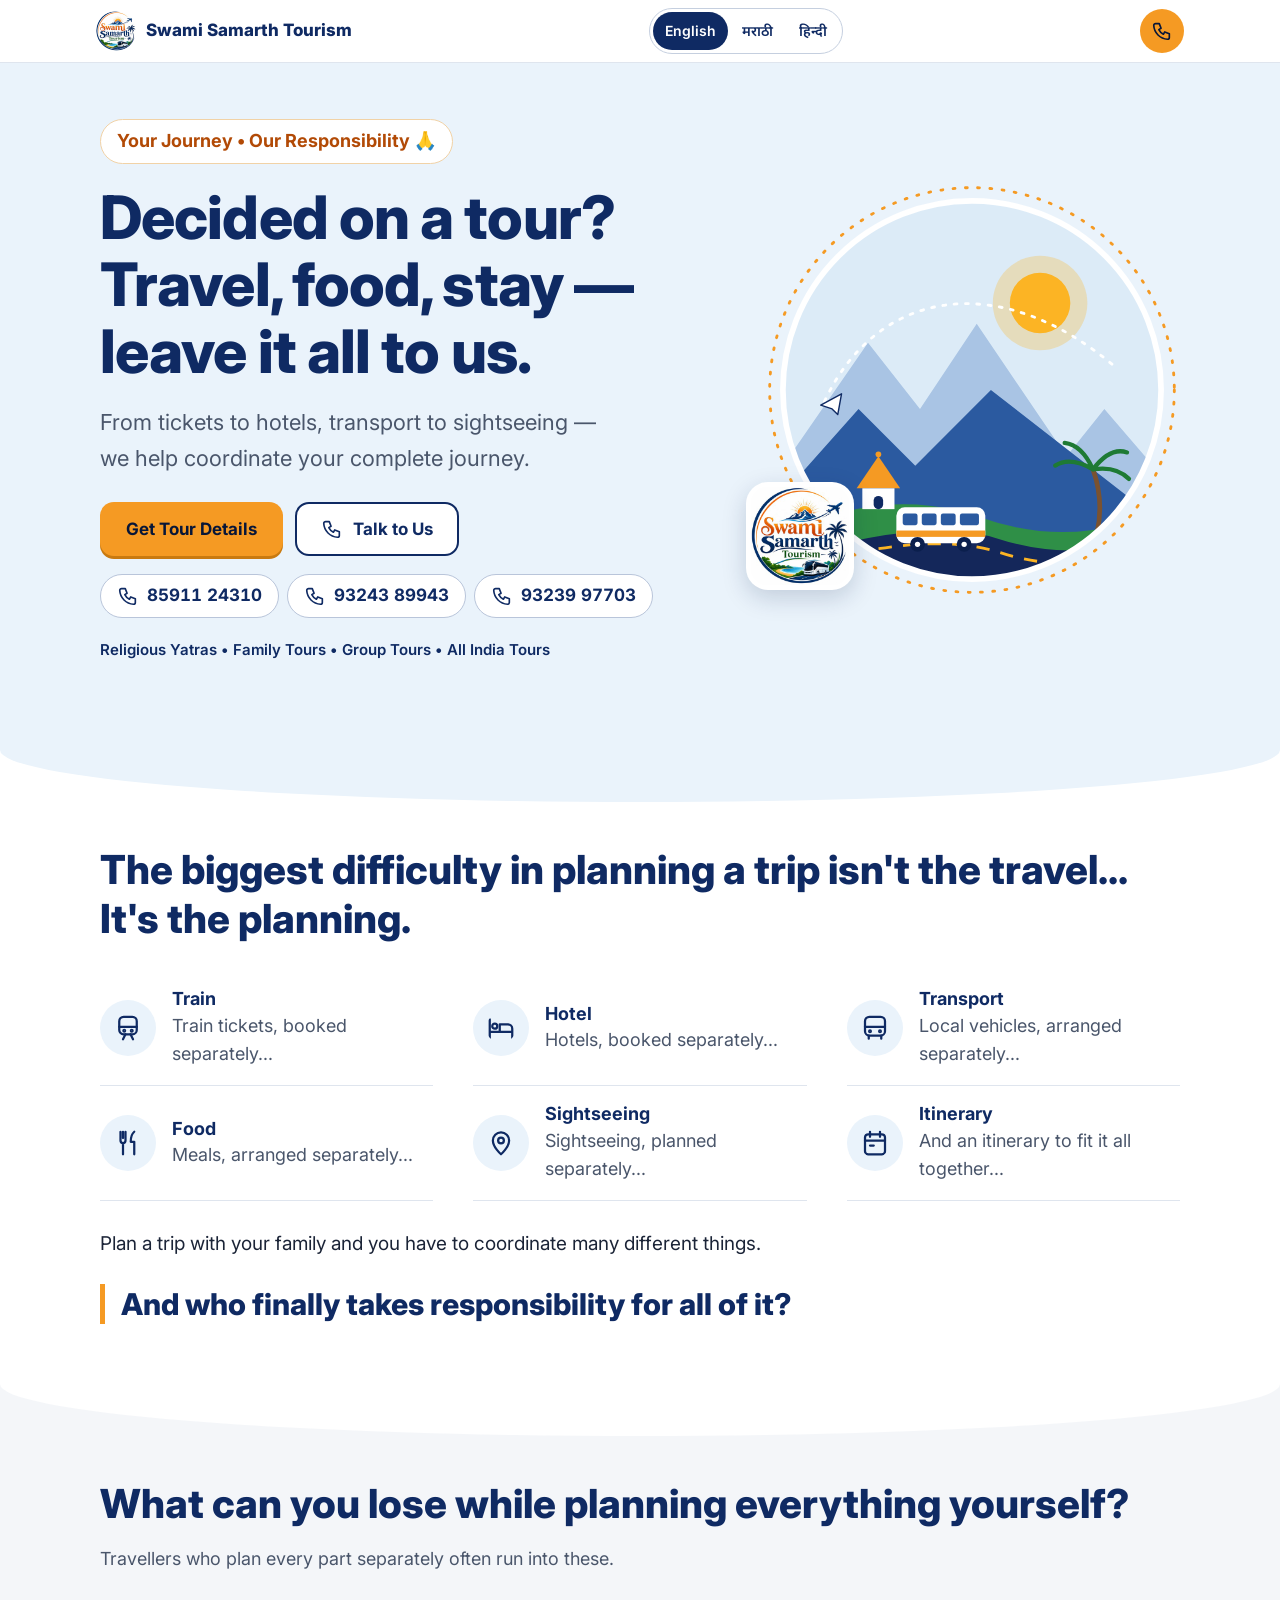
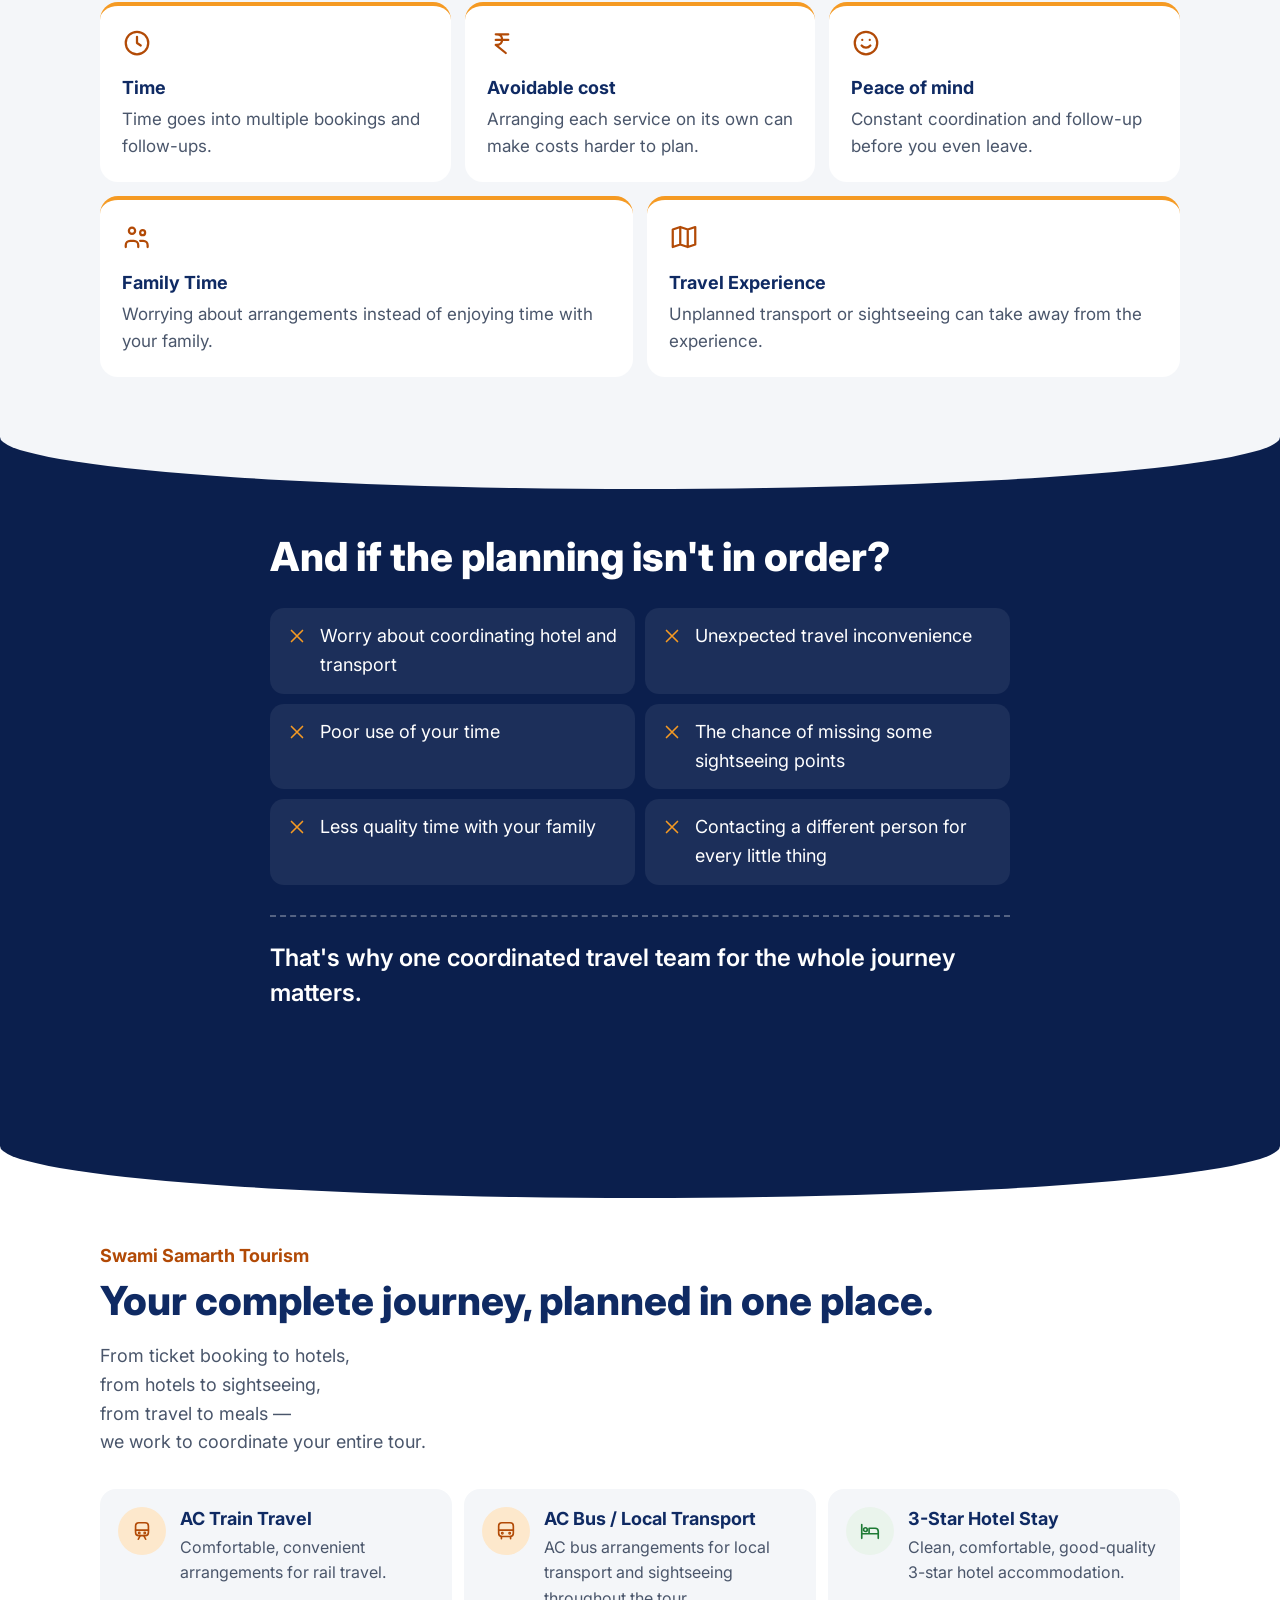
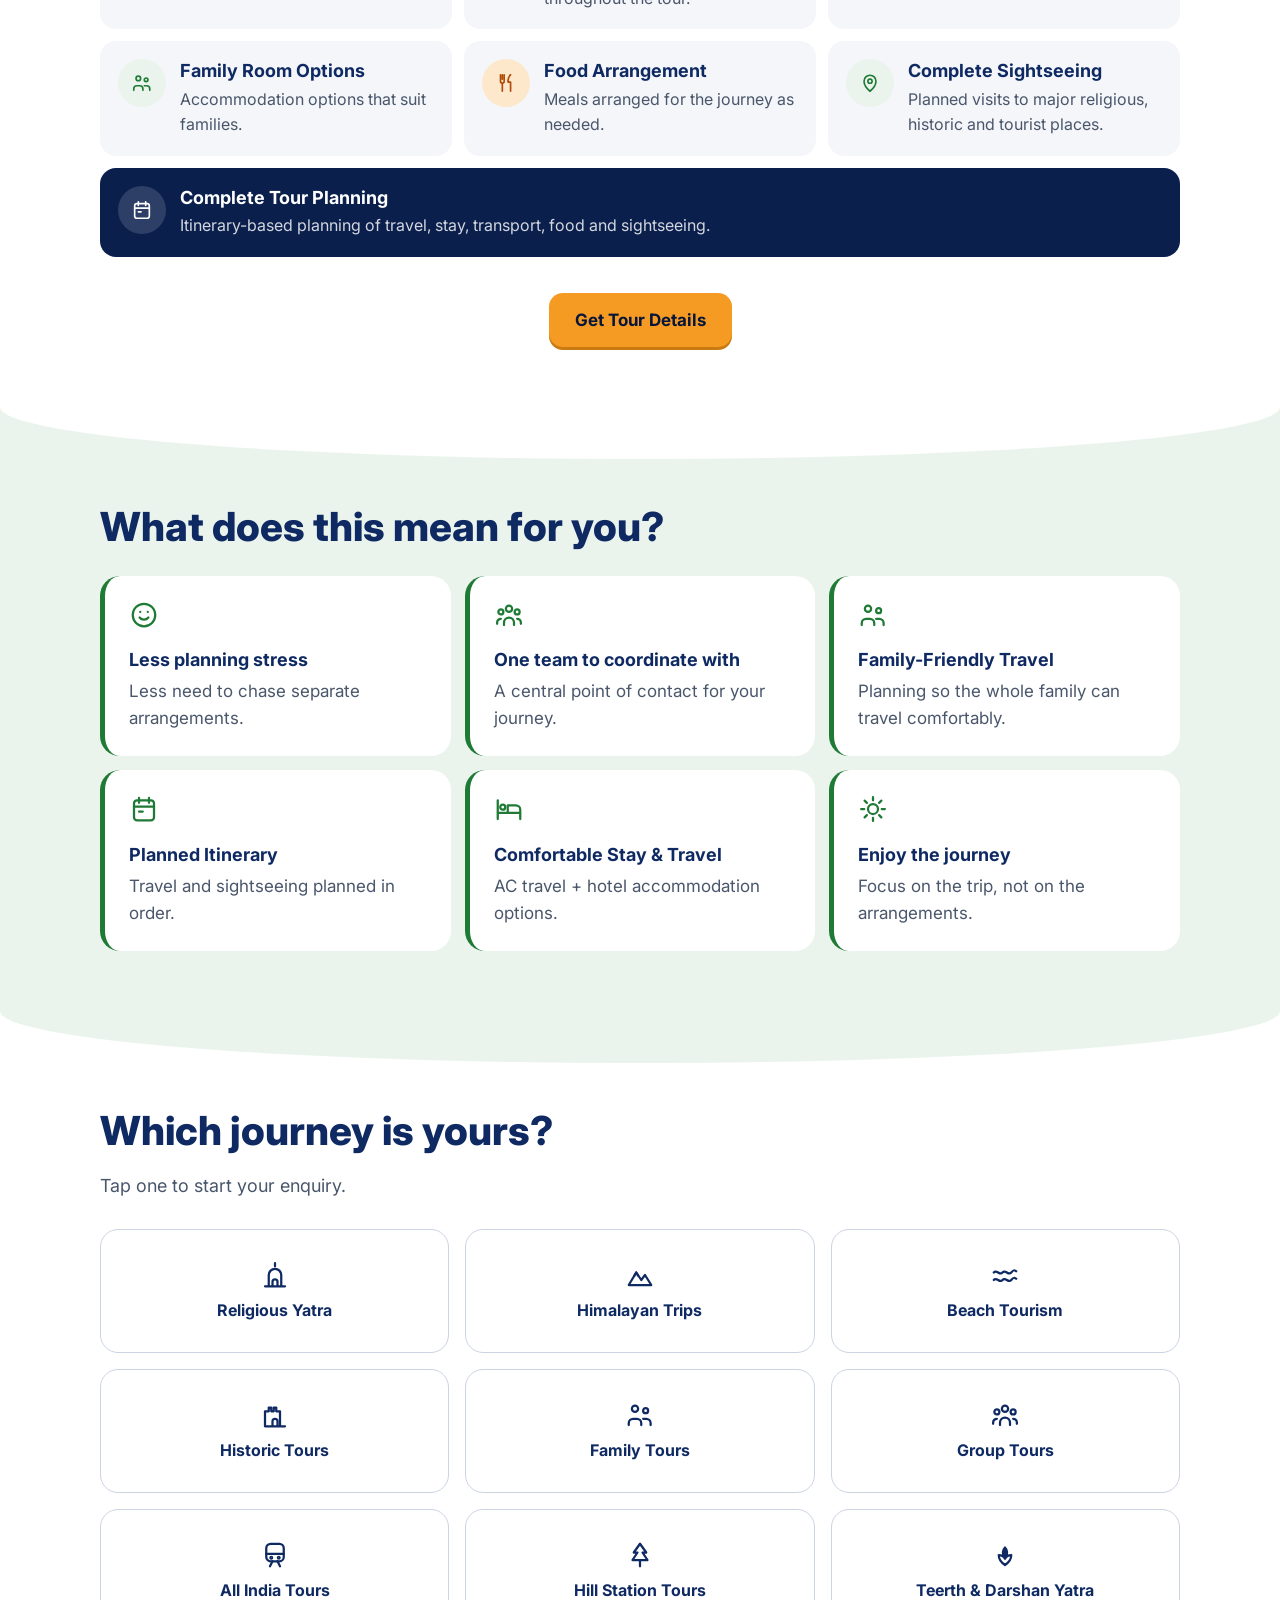
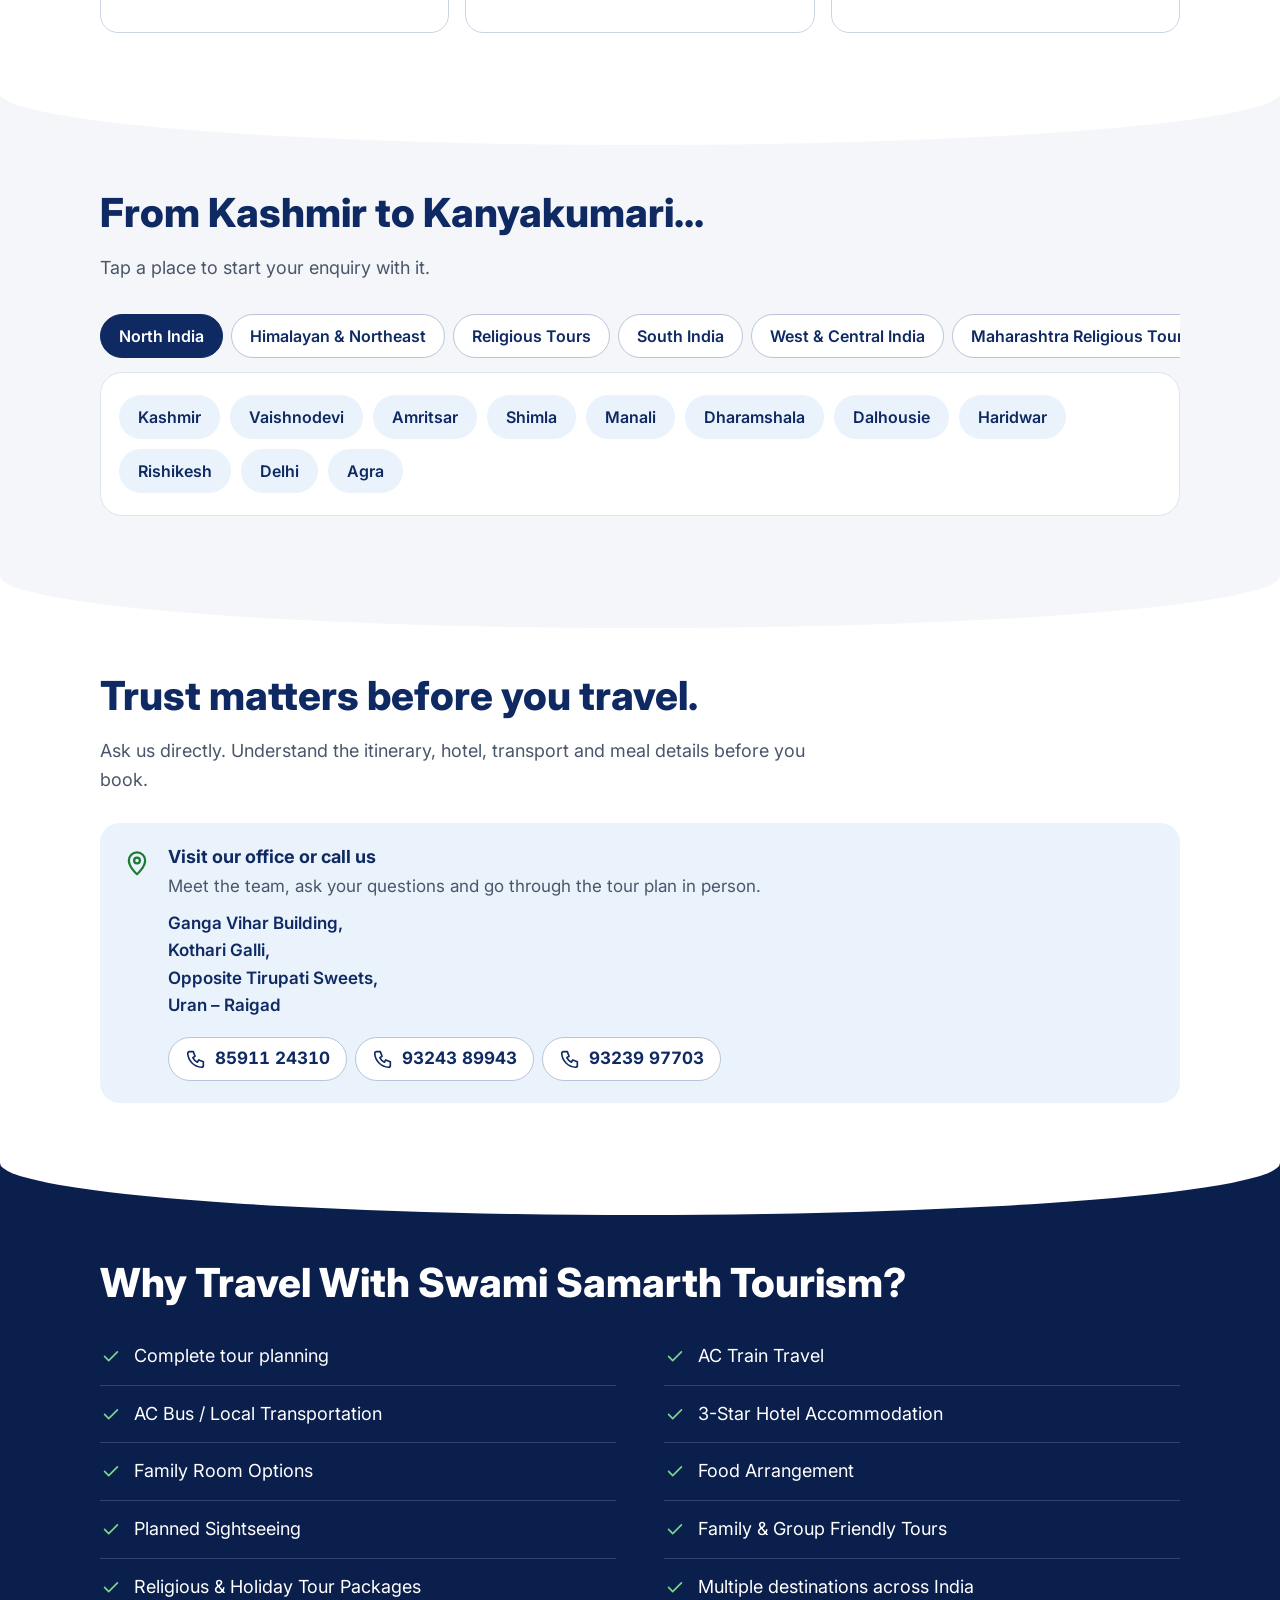
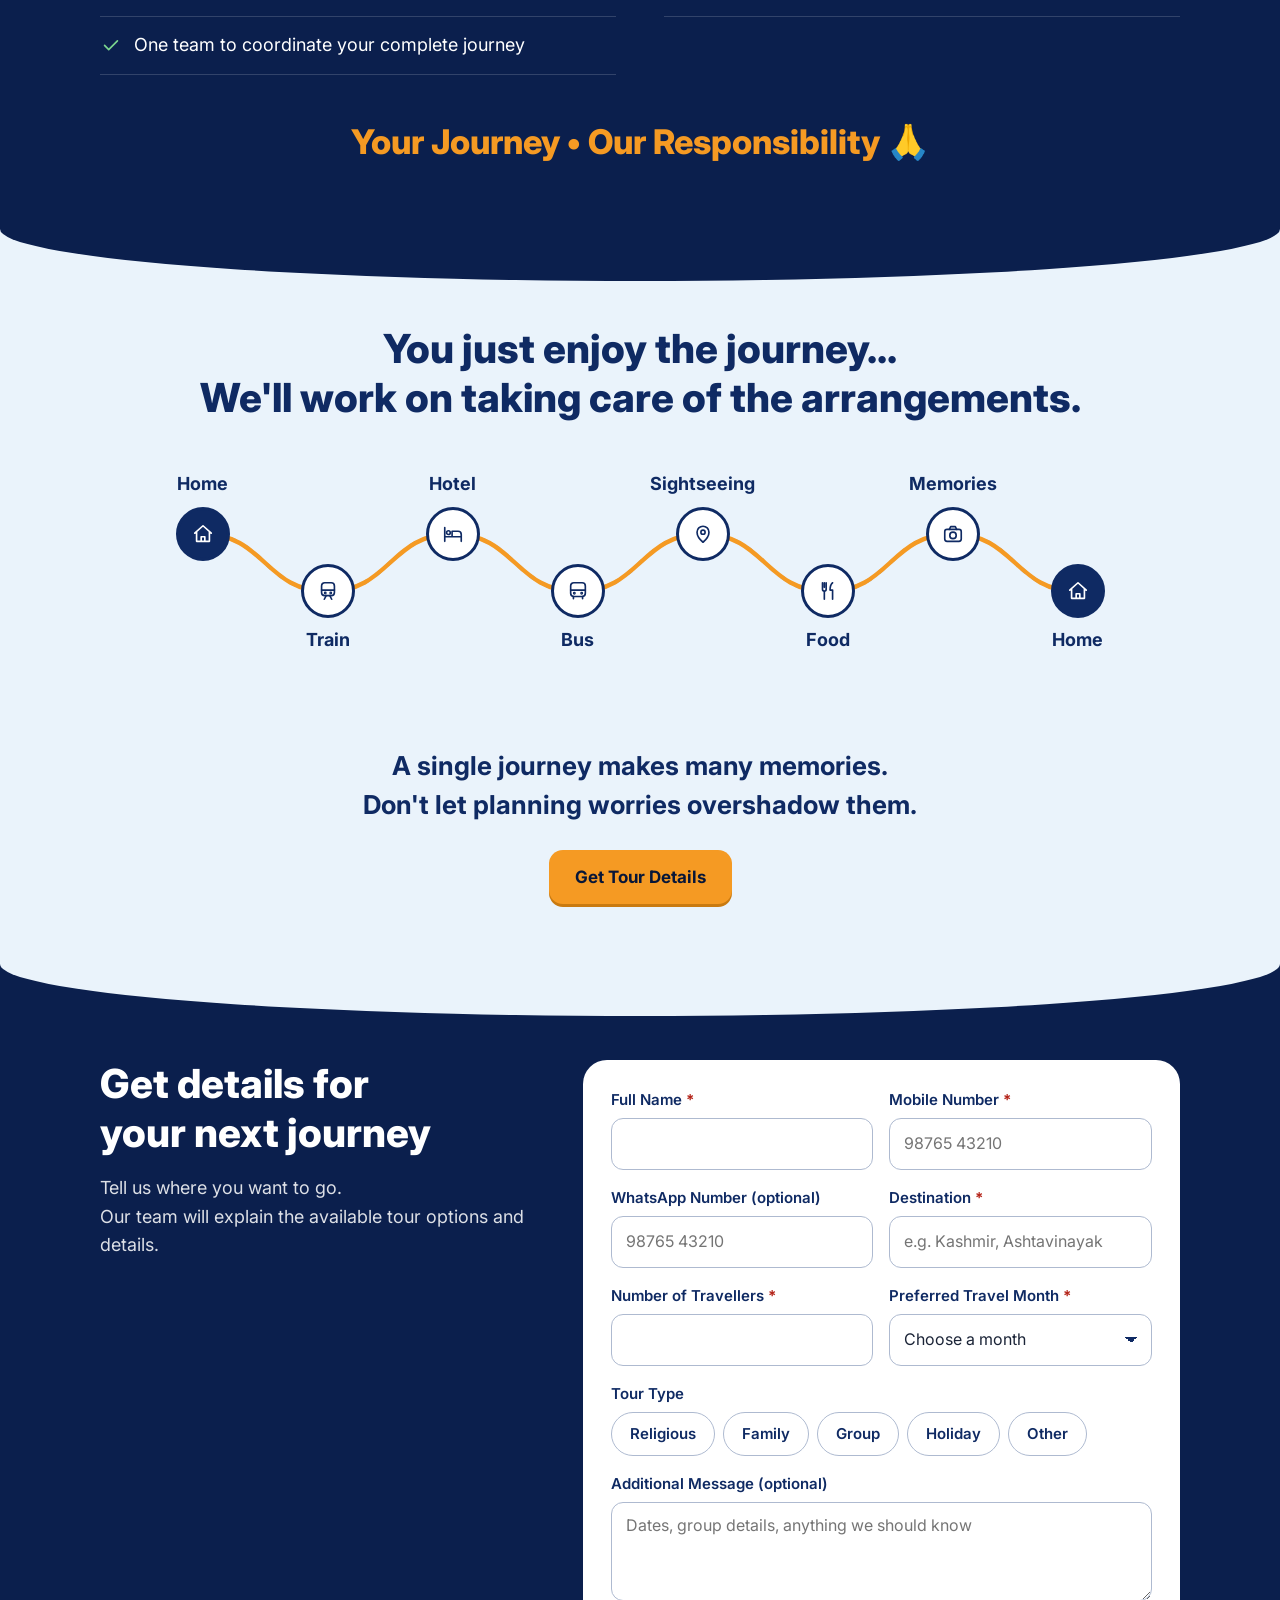
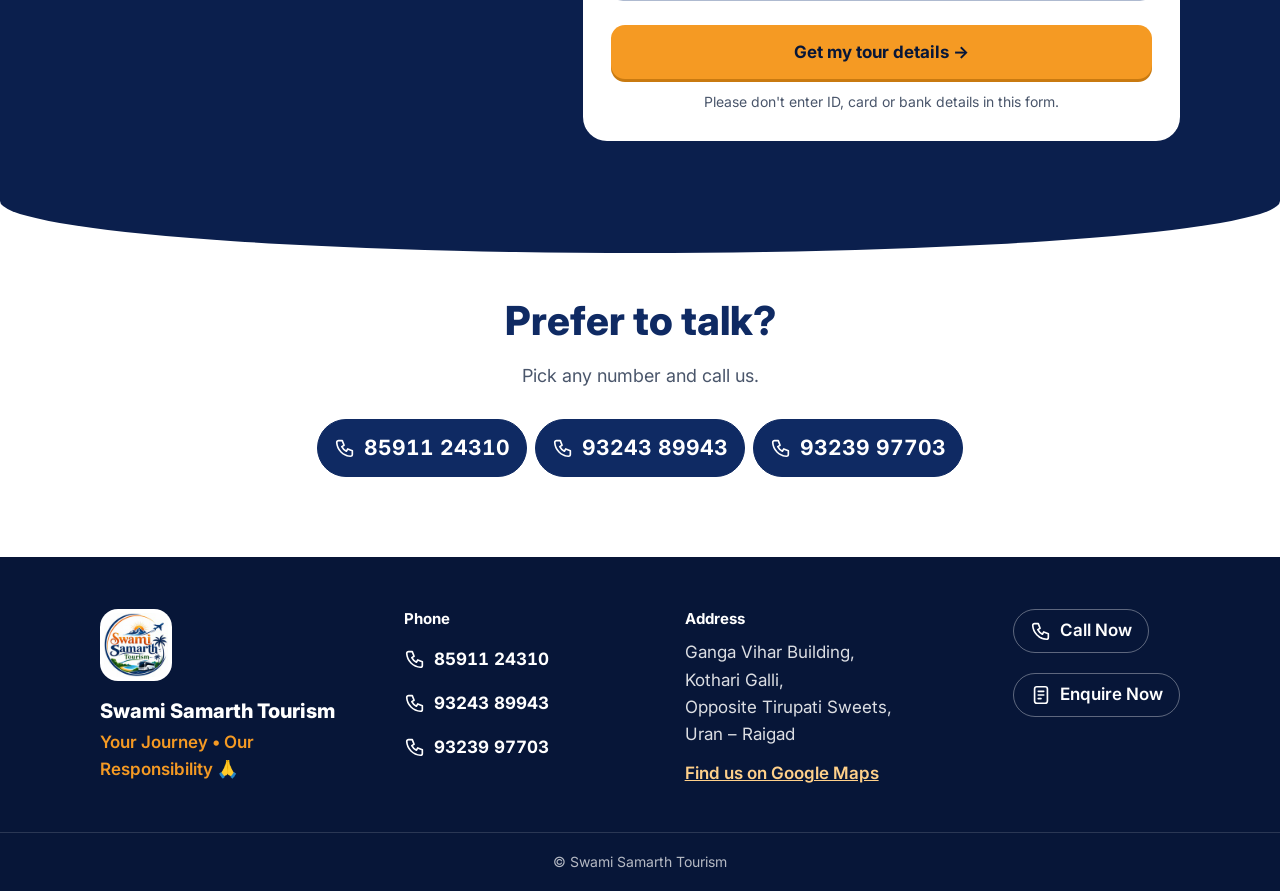
<file: index.html>
<!doctype html>
<html lang="en" data-lang="en"><head>
<meta charset="utf-8">
<meta name="viewport" content="width=device-width, initial-scale=1">
<title data-i18n="meta.title">Swami Samarth Tourism | Complete Tour Planning — Train, Hotel, Bus, Food &amp; Sightseeing</title>
<meta name="description" content="One team to coordinate your complete journey: AC train travel, AC bus, 3-star hotel stay, food and sightseeing. Religious, family and group tours across India, from Uran, Raigad." data-i18n-attr="content:meta.desc">
<meta name="theme-color" content="#0B1F4D">
<link rel="icon" type="image/png" sizes="64x64" href="assets/favicon-64.png">
<link rel="apple-touch-icon" href="assets/apple-touch-icon.png">

<meta property="og:type" content="website">
<meta property="og:site_name" content="Swami Samarth Tourism">
<meta property="og:title" content="Swami Samarth Tourism | Complete Tour Planning — Train, Hotel, Bus, Food &amp; Sightseeing" data-i18n-attr="content:meta.title">
<meta property="og:description" content="One team to coordinate your complete journey: AC train travel, AC bus, 3-star hotel stay, food and sightseeing. Religious, family and group tours across India, from Uran, Raigad." data-i18n-attr="content:meta.desc">
<meta property="og:image" content="assets/og-image.jpg">
<meta property="og:image:width" content="1200">
<meta property="og:image:height" content="630">
<meta name="twitter:card" content="summary_large_image">

<script>
/* Reveal-on-scroll is only switched on when it can actually run; main.js clears the guard. */
(function () {
  var d = document.documentElement;
  var reduce = window.matchMedia && matchMedia("(prefers-reduced-motion: reduce)").matches;
  if ("IntersectionObserver" in window && !reduce) {
    d.className += " anim";
    window.__ssGuard = setTimeout(function () { d.className = d.className.replace(" anim", ""); }, 6000);
  }
})();
</script>

<link rel="preconnect" href="https://fonts.googleapis.com">
<link rel="preconnect" href="https://fonts.gstatic.com" crossorigin="">
<link rel="stylesheet" href="https://fonts.googleapis.com/css2?family=Inter:wght@400;500;600;700;800&amp;family=Noto+Sans+Devanagari:wght@400;500;600;700;800&amp;display=swap">
<link rel="stylesheet" href="css/styles.css">

<script type="application/ld+json">
{
  "@context": "https://schema.org",
  "@type": "TravelAgency",
  "name": "Swami Samarth Tourism",
  "slogan": "तुमची यात्रा • आमची जबाबदारी",
  "description": "Complete tour planning — train, bus, hotel, food and sightseeing — for religious, family and group tours across India.",
  "image": "assets/logo-640.jpg",
  "logo": "assets/logo-640.jpg",
  "telephone": ["+918591124310", "+919324389943", "+919323997703"],
  "address": {
    "@type": "PostalAddress",
    "streetAddress": "Ganga Vihar Building, Kothari Galli, Opposite Tirupati Sweets",
    "addressLocality": "Uran",
    "addressRegion": "Raigad, Maharashtra",
    "addressCountry": "IN"
  },
  "areaServed": { "@type": "Country", "name": "India" },
  "knowsLanguage": ["en", "mr", "hi"]
}
</script>
</head>
<body>

<!-- Icon sprite: one set of stroke icons, reused with <use> -->
<svg width="0" height="0" style="position:absolute" aria-hidden="true" focusable="false">
  <defs>
    <symbol id="i-train" viewBox="0 0 24 24"><rect x="5" y="3" width="14" height="14" rx="3.5"></rect><path d="M5 11h14"></path><circle cx="9" cy="14.2" r=".7"></circle><circle cx="15" cy="14.2" r=".7"></circle><path d="M8 21l2-4M16 21l-2-4"></path></symbol>
    <symbol id="i-hotel" viewBox="0 0 24 24"><path d="M3 20V5M3 15h18v5M21 15v-2.5A3.5 3.5 0 0 0 17.500 9H11v6"></path><circle cx="7" cy="10.500" r="2"></circle></symbol>
    <symbol id="i-bus" viewBox="0 0 24 24"><rect x="4" y="3" width="16" height="15" rx="3.500"></rect><path d="M4 11h16M7 18v2.500M17 18v2.500"></path><circle cx="8" cy="14.500" r=".7"></circle><circle cx="16" cy="14.500" r=".7"></circle></symbol>
    <symbol id="i-food" viewBox="0 0 24 24"><path d="M6 3v7a2 2 0 0 0 2 2v9M10 3v7a2 2 0 0 1-2 2M8 3v5M17 3c-2.200 1.800-2.800 4.800-2.800 8h2.800v10"></path></symbol>
    <symbol id="i-pin" viewBox="0 0 24 24"><path d="M12 21s-6.500-5.600-6.500-11a6.500 6.500 0 0 1 13 0c0 5.400-6.500 11-6.500 11z"></path><circle cx="12" cy="10" r="2.300"></circle></symbol>
    <symbol id="i-cal" viewBox="0 0 24 24"><rect x="4" y="5" width="16" height="16" rx="2.500"></rect><path d="M4 10h16M8 3v4M16 3v4M8 14h3"></path></symbol>
    <symbol id="i-clock" viewBox="0 0 24 24"><circle cx="12" cy="12" r="9"></circle><path d="M12 7v5l3 2"></path></symbol>
    <symbol id="i-rupee" viewBox="0 0 24 24"><path d="M7 5h10M7 9.500h10M8 5c5.500 0 5.500 8.500 0 8.500H7l8 6.500"></path></symbol>
    <symbol id="i-calm" viewBox="0 0 24 24"><circle cx="12" cy="12" r="9"></circle><path d="M8.500 14a4.500 4.500 0 0 0 7 0M9 9.500h.01M15 9.500h.01"></path></symbol>
    <symbol id="i-family" viewBox="0 0 24 24"><circle cx="8" cy="7" r="2.500"></circle><circle cx="16.500" cy="8.500" r="2"></circle><path d="M3 20v-1.500A3.500 3.500 0 0 1 6.500 15h3a3.500 3.500 0 0 1 3.500 3.500V20M14.500 15H17a3.500 3.500 0 0 1 3.500 3.500V20"></path></symbol>
    <symbol id="i-group" viewBox="0 0 24 24"><circle cx="12" cy="7" r="2.500"></circle><circle cx="5.500" cy="9.500" r="2"></circle><circle cx="18.500" cy="9.500" r="2"></circle><path d="M8 20v-2a4 4 0 0 1 8 0v2M2.500 19v-1a3 3 0 0 1 3-3M21.500 19v-1a3 3 0 0 0-3-3"></path></symbol>
    <symbol id="i-map" viewBox="0 0 24 24"><path d="M9 4 3 6v14l6-2 6 2 6-2V4l-6 2z M9 4v14M15 6v14"></path></symbol>
    <symbol id="i-check" viewBox="0 0 24 24"><path d="m5 12.500 4.500 4.500L19 7.500"></path></symbol>
    <symbol id="i-x" viewBox="0 0 24 24"><path d="M6 6l12 12M18 6 6 18"></path></symbol>
    <symbol id="i-phone" viewBox="0 0 24 24"><path d="M5 4h4l2 5-2.500 1.500a11 11 0 0 0 5 5L15 13l5 2v4a2 2 0 0 1-2 2A16 16 0 0 1 3 6a2 2 0 0 1 2-2z"></path></symbol>
    <symbol id="i-wa" viewBox="0 0 24 24"><path d="M3 21l1.600-4.700A8.500 8.500 0 1 1 8 19.600z"></path><path d="M9 8.500c0 3 3 6 6 6l1-1.600-2-1-.8.800a4 4 0 0 1-2-2l.8-.8-1-2z"></path></symbol>
    <symbol id="i-temple" viewBox="0 0 24 24"><path d="M12 2.500V5M7 21V12a5 5 0 0 1 10 0v9M4 21h16M10 21v-3.500a2 2 0 0 1 4 0V21"></path></symbol>
    <symbol id="i-mount" viewBox="0 0 24 24"><path d="m3 20 6-10 4 6 3-4 5 8z"></path><path d="m7.500 12.500 1.500-2.500 1.500 2.500"></path></symbol>
    <symbol id="i-wave" viewBox="0 0 24 24"><path d="M3 10c2.500-3 4.500 3 7 0s4.500 3 7 0 2.500-1.500 4-1M3 16c2.500-3 4.500 3 7 0s4.500 3 7 0 2.500-1.500 4-1"></path></symbol>
    <symbol id="i-fort" viewBox="0 0 24 24"><path d="M4 21V9h3V6h2v3h2V6h2v3h3v12M4 21h16M10 21v-4a2 2 0 0 1 4 0v4"></path></symbol>
    <symbol id="i-pine" viewBox="0 0 24 24"><path d="m12 3 5 7h-3l4 6H6l4-6H7zM12 16v5"></path></symbol>
    <symbol id="i-lotus" viewBox="0 0 24 24"><path d="M12 20c-3-2-5-5-5-8 2 0 4 1 5 3 1-2 3-3 5-3 0 3-2 6-5 8zM12 15V6c-2 2-2.500 5 0 9 2.500-4 2-7 0-9z"></path></symbol>
    <symbol id="i-home" viewBox="0 0 24 24"><path d="m3 11 9-8 9 8M5 10v10h14V10M10 20v-5h4v5"></path></symbol>
    <symbol id="i-sun" viewBox="0 0 24 24"><circle cx="12" cy="12" r="4"></circle><path d="M12 2.500v2.500M12 19v2.500M2.500 12H5M19 12h2.500M5.300 5.300l1.800 1.800M16.900 16.900l1.800 1.800M5.300 18.700l1.800-1.800M16.900 7.100l1.800-1.800"></path></symbol>
    <symbol id="i-camera" viewBox="0 0 24 24"><rect x="3" y="7" width="18" height="13" rx="2.500"></rect><path d="m8 7 1.500-3h5L16 7"></path><circle cx="12" cy="13.500" r="3.500"></circle></symbol>
    <symbol id="i-star" viewBox="0 0 24 24"><path d="m12 3 2.700 5.600 6.100.9-4.400 4.300 1 6.100L12 17l-5.400 2.900 1-6.100L3.200 9.500l6.100-.9z"></path></symbol>
    <symbol id="i-quote" viewBox="0 0 24 24"><path d="M4 5h16v11H9l-5 4z"></path></symbol>
    <symbol id="i-video" viewBox="0 0 24 24"><rect x="3" y="6" width="13" height="12" rx="2.500"></rect><path d="m16 10 5-3v10l-5-3"></path></symbol>
    <symbol id="i-form" viewBox="0 0 24 24"><rect x="5" y="3" width="14" height="18" rx="2.500"></rect><path d="M9 8h6M9 12h6M9 16h3"></path></symbol>
  </defs>
</svg>

<a class="skip" href="#enquiry" data-i18n="a11y.skip">Skip to enquiry form</a>

<header class="top">
  <div class="top-in">
    <a class="top-brand" href="#top" data-i18n-attr="aria-label:a11y.home" aria-label="Swami Samarth Tourism — top of page">
      <img src="assets/logo-160.jpg" width="40" height="40" alt="Swami Samarth Tourism logo" decoding="async">
      <span class="top-name" data-i18n="brand.name">Swami Samarth Tourism</span>
    </a>
    <div class="lang" role="group" data-i18n-attr="aria-label:a11y.lang" aria-label="Language">
      <button type="button" data-lang="en" aria-pressed="true" lang="en">English</button>
      <button type="button" data-lang="mr" aria-pressed="false" lang="mr">मराठी</button>
      <button type="button" data-lang="hi" aria-pressed="false" lang="hi">हिन्दी</button>
    </div>
    <a class="top-call" data-primary-call="" href="tel:+918591124310" data-i18n-attr="aria-label:a11y.callUs" aria-label="Call us">
      <svg class="ic" aria-hidden="true"><use href="#i-phone"></use></svg>
    </a>
  </div>
</header>

<main id="top">

<!-- 1 · HERO -->
<section class="hero" aria-labelledby="hero-h">
  <div class="wrap hero-grid">
    <div class="hero-copy">
      <p class="tagline" data-i18n="brand.tag">Your Journey • Our Responsibility 🙏</p>
      <h1 id="hero-h" class="hero-title ml" data-i18n="hero.h1">Decided on a tour?
Travel, food, stay — How would you manage it?</h1>
      <p class="hero-sub ml" data-i18n="hero.sub">From tickets to hotels, transport to sightseeing —
we help coordinate your complete journey.</p>
      <div class="cta-row">
        <a class="btn btn-primary" href="#enquiry" data-i18n="hero.cta1">Get Tour Details</a>
        <a class="btn btn-ghost" data-primary-call="" href="tel:+918591124310">
          <svg class="ic" aria-hidden="true"><use href="#i-phone"></use></svg><span data-i18n="hero.cta2">Talk to Us</span>
        </a>
      </div>
      <div class="phones" data-phones="hero" aria-label="Phone numbers"><a class="phone" href="tel:+918591124310"><svg class="ic" aria-hidden="true"><use href="#i-phone"></use></svg><span>85911 24310</span></a><a class="phone" href="tel:+919324389943"><svg class="ic" aria-hidden="true"><use href="#i-phone"></use></svg><span>93243 89943</span></a><a class="phone" href="tel:+919323997703"><svg class="ic" aria-hidden="true"><use href="#i-phone"></use></svg><span>93239 97703</span></a></div>
      <p class="hero-trust" data-i18n="hero.trust">Religious Yatras • Family Tours • Group Tours • All India Tours</p>
    </div>

    <div class="hero-art">
      <svg class="scene" viewBox="0 0 440 440" role="img" data-i18n-attr="aria-label:hero.sceneAlt" aria-label="Illustration of a bus on a mountain road past a temple and palm tree, with a sun rising behind the hills">
        <defs><clipPath id="sceneClip"><circle cx="220" cy="220" r="200"></circle></clipPath></defs>
        <circle class="ring" cx="220" cy="220" r="214" fill="none" stroke="#F59A23" stroke-width="3" stroke-dasharray="2 11" stroke-linecap="round"></circle>
        <g clip-path="url(#sceneClip)">
          <rect width="440" height="440" fill="#DCEBF7"></rect>
          <circle cx="292" cy="128" r="50" fill="#FCB424" opacity=".28"></circle>
          <circle cx="292" cy="128" r="32" fill="#FCB424"></circle>
          <path d="M20 300 110 170l55 70 60-90 95 140 40-50 60 70v130H20z" fill="#A9C4E4"></path>
          <path d="M20 330 100 240l60 60 80-80 180 140v80H20z" fill="#2B5AA0"></path>
          <path d="M20 372q110-52 210-17t190-10v95H20z" fill="#2F8F47"></path>
          <g transform="translate(104 284)">
            <path d="M-6 40 17 6l23 34z" fill="#F59A23"></path><circle cx="17" cy="4" r="3" fill="#F59A23"></circle>
            <rect x="0" y="40" width="34" height="22" fill="#fff"></rect><rect x="12" y="48" width="10" height="14" rx="5" fill="#0F2A63"></rect>
          </g>
          <path d="M20 400q150-48 230-22t170-6v80H20z" fill="#14275A"></path>
          <path class="road-dash" d="M20 412q150-46 230-20t170-6" fill="none" stroke="#FCB424" stroke-width="3" stroke-dasharray="14 12"></path>
          <g transform="translate(140 344) scale(1.12)">
            <rect x="0" y="0" width="84" height="34" rx="8" fill="#fff"></rect>
            <rect x="0" y="22" width="84" height="6" fill="#F59A23"></rect>
            <g fill="#2B5AA0"><rect x="6" y="6" width="14" height="11" rx="2"></rect><rect x="24" y="6" width="14" height="11" rx="2"></rect><rect x="42" y="6" width="14" height="11" rx="2"></rect><rect x="60" y="6" width="18" height="11" rx="2"></rect></g>
            <circle cx="20" cy="35" r="7" fill="#0B1F4D"></circle><circle cx="64" cy="35" r="7" fill="#0B1F4D"></circle><circle cx="20" cy="35" r="2.500" fill="#fff"></circle><circle cx="64" cy="35" r="2.500" fill="#fff"></circle>
          </g>
          <path d="M352 372q8-34-4-68" fill="none" stroke="#7A5230" stroke-width="5" stroke-linecap="round"></path>
          <g fill="none" stroke="#1E7A34" stroke-width="4.500" stroke-linecap="round">
            <path d="M348 304q-24-14-40-4M348 304q-12-26-30-28M348 304q18-24 36-18M348 304q24-4 38 10"></path>
          </g>
          <path class="route" d="M64 232C120 112 250 92 372 196" fill="none" stroke="#fff" stroke-width="3" stroke-dasharray="3 9" stroke-linecap="round"></path>
          <path d="M60 236 82 224l-4 22-6-6z" fill="#fff" stroke="#0F2A63" stroke-width="1.500" stroke-linejoin="round"></path>
        </g>
        <circle cx="220" cy="220" r="200" fill="none" stroke="#fff" stroke-width="6"></circle>
      </svg>
      <img class="hero-logo" src="assets/logo-320.jpg" width="104" height="104" alt="" decoding="async">
    </div>
  </div>
</section>

<!-- 2 · PROBLEM -->
<section class="sec sec--arc sec--white" style="--prev:var(--sky)" aria-labelledby="prob-h">
  <div class="wrap">
    <h2 id="prob-h" class="h2 ml rv" data-i18n="prob.h">The biggest difficulty in planning a trip isn't the travel...
It's the planning.</h2>
    <ul class="problem">
      <li class="rv"><svg class="ic ic-lg" aria-hidden="true"><use href="#i-train"></use></svg><div><h3 data-i18n="prob.c1.t">Train</h3><p data-i18n="prob.c1.d">Train tickets, booked separately...</p></div></li>
      <li class="rv"><svg class="ic ic-lg" aria-hidden="true"><use href="#i-hotel"></use></svg><div><h3 data-i18n="prob.c2.t">Hotel</h3><p data-i18n="prob.c2.d">Hotels, booked separately...</p></div></li>
      <li class="rv"><svg class="ic ic-lg" aria-hidden="true"><use href="#i-bus"></use></svg><div><h3 data-i18n="prob.c3.t">Transport</h3><p data-i18n="prob.c3.d">Local vehicles, arranged separately...</p></div></li>
      <li class="rv"><svg class="ic ic-lg" aria-hidden="true"><use href="#i-food"></use></svg><div><h3 data-i18n="prob.c4.t">Food</h3><p data-i18n="prob.c4.d">Meals, arranged separately...</p></div></li>
      <li class="rv"><svg class="ic ic-lg" aria-hidden="true"><use href="#i-pin"></use></svg><div><h3 data-i18n="prob.c5.t">Sightseeing</h3><p data-i18n="prob.c5.d">Sightseeing, planned separately...</p></div></li>
      <li class="rv"><svg class="ic ic-lg" aria-hidden="true"><use href="#i-cal"></use></svg><div><h3 data-i18n="prob.c6.t">Itinerary</h3><p data-i18n="prob.c6.d">And an itinerary to fit it all together...</p></div></li>
    </ul>
    <p class="lead rv" data-i18n="prob.lead">Plan a trip with your family and you have to coordinate many different things.</p>
    <p class="question rv" data-i18n="prob.close">And who finally takes responsibility for all of it?</p>
  </div>
</section>

<!-- 3 · WHAT YOU MAY LOSE -->
<section class="sec sec--arc sec--mist" style="--prev:#fff" aria-labelledby="lose-h">
  <div class="wrap">
    <h2 id="lose-h" class="h2 ml rv" data-i18n="lose.h">What can you lose while planning everything yourself?</h2>
    <p class="sub rv" data-i18n="lose.sub">Travellers who plan every part separately often run into these.</p>
    <div class="lose">
      <article class="rv"><svg class="ic ic-lg" aria-hidden="true"><use href="#i-clock"></use></svg><h3 data-i18n="lose.c1.t">Time</h3><p data-i18n="lose.c1.d">Time goes into multiple bookings and follow-ups.</p></article>
      <article class="rv"><svg class="ic ic-lg" aria-hidden="true"><use href="#i-rupee"></use></svg><h3 data-i18n="lose.c2.t">Avoidable cost</h3><p data-i18n="lose.c2.d">Arranging each service on its own can make costs harder to plan.</p></article>
      <article class="rv"><svg class="ic ic-lg" aria-hidden="true"><use href="#i-calm"></use></svg><h3 data-i18n="lose.c3.t">Peace of mind</h3><p data-i18n="lose.c3.d">Constant coordination and follow-up before you even leave.</p></article>
      <article class="rv"><svg class="ic ic-lg" aria-hidden="true"><use href="#i-family"></use></svg><h3 data-i18n="lose.c4.t">Family Time</h3><p data-i18n="lose.c4.d">Worrying about arrangements instead of enjoying time with your family.</p></article>
      <article class="rv"><svg class="ic ic-lg" aria-hidden="true"><use href="#i-map"></use></svg><h3 data-i18n="lose.c5.t">Travel Experience</h3><p data-i18n="lose.c5.d">Unplanned transport or sightseeing can take away from the experience.</p></article>
    </div>
  </div>
</section>

<!-- 4 · WHAT MAY HAPPEN NEXT -->
<section class="sec sec--arc sec--navy" style="--prev:var(--mist)" aria-labelledby="next-h">
  <div class="wrap narrow">
    <h2 id="next-h" class="h2 ml rv" data-i18n="next.h">And if the planning isn't in order?</h2>
    <ul class="nexts">
      <li class="rv"><svg class="ic" aria-hidden="true"><use href="#i-x"></use></svg><span data-i18n="next.i1">Worry about coordinating hotel and transport</span></li>
      <li class="rv"><svg class="ic" aria-hidden="true"><use href="#i-x"></use></svg><span data-i18n="next.i2">Unexpected travel inconvenience</span></li>
      <li class="rv"><svg class="ic" aria-hidden="true"><use href="#i-x"></use></svg><span data-i18n="next.i3">Poor use of your time</span></li>
      <li class="rv"><svg class="ic" aria-hidden="true"><use href="#i-x"></use></svg><span data-i18n="next.i4">The chance of missing some sightseeing points</span></li>
      <li class="rv"><svg class="ic" aria-hidden="true"><use href="#i-x"></use></svg><span data-i18n="next.i5">Less quality time with your family</span></li>
      <li class="rv"><svg class="ic" aria-hidden="true"><use href="#i-x"></use></svg><span data-i18n="next.i6">Contacting a different person for every little thing</span></li>
    </ul>
    <p class="bridge rv" data-i18n="next.bridge">That's why one coordinated travel team for the whole journey matters.</p>
    <a class="btn btn-primary btn-wide rv" href="#enquiry" data-i18n="next.cta">I want to know the planning for my tour →</a>
  </div>
</section>

<!-- 5 · SOLUTION + FEATURES -->
<section class="sec sec--arc sec--white" style="--prev:var(--navy-d)" aria-labelledby="sol-h">
  <div class="wrap">
    <div class="sol-head">
      <p class="sol-brand rv" data-i18n="sol.brand">Swami Samarth Tourism</p>
      <h2 id="sol-h" class="h2 ml rv" data-i18n="sol.h">Your complete journey, planned in one place.</h2>
      <p class="sol-p ml rv" data-i18n="sol.p">From ticket booking to hotels,
from hotels to sightseeing,
from travel to meals —
we work to coordinate your entire tour.</p>
    </div>
    <ul class="feat">
      <li class="rv"><span class="chip chip-o"><svg class="ic" aria-hidden="true"><use href="#i-train"></use></svg></span><div><h3 data-i18n="sol.f1.t">AC Train Travel</h3><p data-i18n="sol.f1.d">Comfortable, convenient arrangements for rail travel.</p></div></li>
      <li class="rv"><span class="chip chip-o"><svg class="ic" aria-hidden="true"><use href="#i-bus"></use></svg></span><div><h3 data-i18n="sol.f2.t">AC Bus / Local Transport</h3><p data-i18n="sol.f2.d">AC bus arrangements for local transport and sightseeing throughout the tour.</p></div></li>
      <li class="rv"><span class="chip chip-g"><svg class="ic" aria-hidden="true"><use href="#i-hotel"></use></svg></span><div><h3 data-i18n="sol.f3.t">3-Star Hotel Stay</h3><p data-i18n="sol.f3.d">Clean, comfortable, good-quality 3-star hotel accommodation.</p></div></li>
      <li class="rv"><span class="chip chip-g"><svg class="ic" aria-hidden="true"><use href="#i-family"></use></svg></span><div><h3 data-i18n="sol.f4.t">Family Room Options</h3><p data-i18n="sol.f4.d">Accommodation options that suit families.</p></div></li>
      <li class="rv"><span class="chip chip-o"><svg class="ic" aria-hidden="true"><use href="#i-food"></use></svg></span><div><h3 data-i18n="sol.f5.t">Food Arrangement</h3><p data-i18n="sol.f5.d">Meals arranged for the journey as needed.</p></div></li>
      <li class="rv"><span class="chip chip-g"><svg class="ic" aria-hidden="true"><use href="#i-pin"></use></svg></span><div><h3 data-i18n="sol.f6.t">Complete Sightseeing</h3><p data-i18n="sol.f6.d">Planned visits to major religious, historic and tourist places.</p></div></li>
      <li class="rv feat-main"><span class="chip chip-n"><svg class="ic" aria-hidden="true"><use href="#i-cal"></use></svg></span><div><h3 data-i18n="sol.f7.t">Complete Tour Planning</h3><p data-i18n="sol.f7.d">Itinerary-based planning of travel, stay, transport, food and sightseeing.</p></div></li>
    </ul>
    <p class="center rv"><a class="btn btn-primary" href="#enquiry" data-i18n="hero.cta1">Get Tour Details</a></p>
  </div>
</section>

<!-- 6 · BENEFITS -->
<section class="sec sec--arc sec--leaf" style="--prev:#fff" aria-labelledby="ben-h">
  <div class="wrap">
    <h2 id="ben-h" class="h2 ml rv" data-i18n="ben.h">What does this mean for you?</h2>
    <div class="ben">
      <article class="rv"><svg class="ic ic-lg" aria-hidden="true"><use href="#i-calm"></use></svg><h3 data-i18n="ben.b1.t">Less planning stress</h3><p data-i18n="ben.b1.d">Less need to chase separate arrangements.</p></article>
      <article class="rv"><svg class="ic ic-lg" aria-hidden="true"><use href="#i-group"></use></svg><h3 data-i18n="ben.b2.t">One team to coordinate with</h3><p data-i18n="ben.b2.d">A central point of contact for your journey.</p></article>
      <article class="rv"><svg class="ic ic-lg" aria-hidden="true"><use href="#i-family"></use></svg><h3 data-i18n="ben.b3.t">Family-Friendly Travel</h3><p data-i18n="ben.b3.d">Planning so the whole family can travel comfortably.</p></article>
      <article class="rv"><svg class="ic ic-lg" aria-hidden="true"><use href="#i-cal"></use></svg><h3 data-i18n="ben.b4.t">Planned Itinerary</h3><p data-i18n="ben.b4.d">Travel and sightseeing planned in order.</p></article>
      <article class="rv"><svg class="ic ic-lg" aria-hidden="true"><use href="#i-hotel"></use></svg><h3 data-i18n="ben.b5.t">Comfortable Stay &amp; Travel</h3><p data-i18n="ben.b5.d">AC travel + hotel accommodation options.</p></article>
      <article class="rv"><svg class="ic ic-lg" aria-hidden="true"><use href="#i-sun"></use></svg><h3 data-i18n="ben.b6.t">Enjoy the journey</h3><p data-i18n="ben.b6.d">Focus on the trip, not on the arrangements.</p></article>
    </div>
  </div>
</section>

<!-- 7 · TOUR TYPES -->
<section class="sec sec--arc sec--white" style="--prev:var(--leaf)" aria-labelledby="tt-h">
  <div class="wrap">
    <h2 id="tt-h" class="h2 ml rv" data-i18n="tt.h">Which journey is yours?</h2>
    <p class="sub rv" data-i18n="tt.hint">Tap one to start your enquiry.</p>
    <div class="tours">
      <button type="button" class="rv" data-type="Religious"><svg class="ic ic-lg" aria-hidden="true"><use href="#i-temple"></use></svg><span data-i18n="tt.t1">Religious Yatra</span></button>
      <button type="button" class="rv" data-type="Holiday"><svg class="ic ic-lg" aria-hidden="true"><use href="#i-mount"></use></svg><span data-i18n="tt.t2">Himalayan Trips</span></button>
      <button type="button" class="rv" data-type="Holiday"><svg class="ic ic-lg" aria-hidden="true"><use href="#i-wave"></use></svg><span data-i18n="tt.t3">Beach Tourism</span></button>
      <button type="button" class="rv" data-type="Holiday"><svg class="ic ic-lg" aria-hidden="true"><use href="#i-fort"></use></svg><span data-i18n="tt.t4">Historic Tours</span></button>
      <button type="button" class="rv" data-type="Family"><svg class="ic ic-lg" aria-hidden="true"><use href="#i-family"></use></svg><span data-i18n="tt.t5">Family Tours</span></button>
      <button type="button" class="rv" data-type="Group"><svg class="ic ic-lg" aria-hidden="true"><use href="#i-group"></use></svg><span data-i18n="tt.t6">Group Tours</span></button>
      <button type="button" class="rv" data-type="Holiday"><svg class="ic ic-lg" aria-hidden="true"><use href="#i-train"></use></svg><span data-i18n="tt.t7">All India Tours</span></button>
      <button type="button" class="rv" data-type="Holiday"><svg class="ic ic-lg" aria-hidden="true"><use href="#i-pine"></use></svg><span data-i18n="tt.t8">Hill Station Tours</span></button>
      <button type="button" class="rv" data-type="Religious"><svg class="ic ic-lg" aria-hidden="true"><use href="#i-lotus"></use></svg><span data-i18n="tt.t9">Teerth &amp; Darshan Yatra</span></button>
    </div>
  </div>
</section>

<!-- 8 · DESTINATIONS -->
<section class="sec sec--arc sec--mist" style="--prev:#fff" aria-labelledby="dest-h">
  <div class="wrap">
    <h2 id="dest-h" class="h2 ml rv" data-i18n="dest.h">From Kashmir to Kanyakumari...</h2>
    <p class="sub rv" data-i18n="dest.sub">Tap a place to start your enquiry with it.</p>
    <div id="destWrap" class="dest rv"><div class="dest-group"><h3>North India</h3><ul class="pills"><li><button type="button" class="pill" data-dest="Kashmir">Kashmir</button></li><li><button type="button" class="pill" data-dest="Vaishnodevi">Vaishnodevi</button></li><li><button type="button" class="pill" data-dest="Amritsar">Amritsar</button></li><li><button type="button" class="pill" data-dest="Shimla">Shimla</button></li><li><button type="button" class="pill" data-dest="Manali">Manali</button></li><li><button type="button" class="pill" data-dest="Dharamshala">Dharamshala</button></li><li><button type="button" class="pill" data-dest="Dalhousie">Dalhousie</button></li><li><button type="button" class="pill" data-dest="Haridwar">Haridwar</button></li><li><button type="button" class="pill" data-dest="Rishikesh">Rishikesh</button></li><li><button type="button" class="pill" data-dest="Delhi">Delhi</button></li><li><button type="button" class="pill" data-dest="Agra">Agra</button></li></ul></div><div class="dest-group"><h3>Himalayan &amp; Northeast</h3><ul class="pills"><li><button type="button" class="pill" data-dest="Darjeeling">Darjeeling</button></li><li><button type="button" class="pill" data-dest="Sikkim">Sikkim</button></li><li><button type="button" class="pill" data-dest="Pelling">Pelling</button></li><li><button type="button" class="pill" data-dest="Kalimpong">Kalimpong</button></li><li><button type="button" class="pill" data-dest="Nainital">Nainital</button></li><li><button type="button" class="pill" data-dest="Kausani">Kausani</button></li><li><button type="button" class="pill" data-dest="Mussoorie">Mussoorie</button></li><li><button type="button" class="pill" data-dest="Jim Corbett">Jim Corbett</button></li><li><button type="button" class="pill" data-dest="Bhutan">Bhutan</button></li><li><button type="button" class="pill" data-dest="Leh Ladakh">Leh Ladakh</button></li></ul></div><div class="dest-group"><h3>Religious Tours</h3><ul class="pills"><li><button type="button" class="pill" data-dest="Ayodhya">Ayodhya</button></li><li><button type="button" class="pill" data-dest="Kashi">Kashi</button></li><li><button type="button" class="pill" data-dest="Gaya">Gaya</button></li><li><button type="button" class="pill" data-dest="Prayag">Prayag</button></li><li><button type="button" class="pill" data-dest="Ujjain">Ujjain</button></li><li><button type="button" class="pill" data-dest="Omkareshwar">Omkareshwar</button></li><li><button type="button" class="pill" data-dest="Rameshwaram">Rameshwaram</button></li><li><button type="button" class="pill" data-dest="Kanyakumari">Kanyakumari</button></li><li><button type="button" class="pill" data-dest="Chardham">Chardham</button></li><li><button type="button" class="pill" data-dest="Vaishnodevi">Vaishnodevi</button></li><li><button type="button" class="pill" data-dest="Shivkhori">Shivkhori</button></li><li><button type="button" class="pill" data-dest="Jagannath Puri">Jagannath Puri</button></li></ul></div><div class="dest-group"><h3>South India</h3><ul class="pills"><li><button type="button" class="pill" data-dest="Bangalore">Bangalore</button></li><li><button type="button" class="pill" data-dest="Mysore">Mysore</button></li><li><button type="button" class="pill" data-dest="Ooty">Ooty</button></li><li><button type="button" class="pill" data-dest="Kerala">Kerala</button></li><li><button type="button" class="pill" data-dest="Kanyakumari">Kanyakumari</button></li><li><button type="button" class="pill" data-dest="Madurai">Madurai</button></li><li><button type="button" class="pill" data-dest="Trivandrum">Trivandrum</button></li><li><button type="button" class="pill" data-dest="Coastal Karnataka">Coastal Karnataka</button></li></ul></div><div class="dest-group"><h3>West &amp; Central India</h3><ul class="pills"><li><button type="button" class="pill" data-dest="Rajasthan">Rajasthan</button></li><li><button type="button" class="pill" data-dest="Gujarat">Gujarat</button></li><li><button type="button" class="pill" data-dest="Dwarka">Dwarka</button></li><li><button type="button" class="pill" data-dest="Somnath">Somnath</button></li><li><button type="button" class="pill" data-dest="Girnar">Girnar</button></li><li><button type="button" class="pill" data-dest="Goa">Goa</button></li><li><button type="button" class="pill" data-dest="Konkan">Konkan</button></li><li><button type="button" class="pill" data-dest="Ganpatipule">Ganpatipule</button></li><li><button type="button" class="pill" data-dest="Madhya Pradesh">Madhya Pradesh</button></li></ul></div><div class="dest-group"><h3>Maharashtra Religious Tours</h3><ul class="pills"><li><button type="button" class="pill" data-dest="Akkalkot">Akkalkot</button></li><li><button type="button" class="pill" data-dest="Gangapur">Gangapur</button></li><li><button type="button" class="pill" data-dest="Pandharpur">Pandharpur</button></li><li><button type="button" class="pill" data-dest="Tuljabhavani">Tuljabhavani</button></li><li><button type="button" class="pill" data-dest="Mahalaxmi">Mahalaxmi</button></li><li><button type="button" class="pill" data-dest="Ashtavinayak Yatra">Ashtavinayak Yatra</button></li></ul></div></div>
  </div>
</section>

<!-- 9 · PROOF / TRUST -->
<section class="sec sec--arc sec--white" style="--prev:var(--mist)" aria-labelledby="proof-h">
  <div class="wrap">
    <h2 id="proof-h" class="h2 ml rv" data-i18n="proof.h">Trust matters before you travel.</h2>
    <p class="sub rv" data-i18n="proof.sub">Ask us directly. Understand the itinerary, hotel, transport and meal details before you book.</p>
    <div id="proofGrid" class="proof"></div>
    <div class="office rv">
      <svg class="ic ic-lg" aria-hidden="true"><use href="#i-pin"></use></svg>
      <div>
        <h3 data-i18n="proof.office.t">Visit our office or call us</h3>
        <p data-i18n="proof.office.d">Meet the team, ask your questions and go through the tour plan in person.</p>
        <address class="ml" data-i18n="ftr.addr">Ganga Vihar Building,
Kothari Galli,
Opposite Tirupati Sweets,
Uran – Raigad</address>
        <div class="phones" data-phones="proof"><a class="phone" href="tel:+918591124310"><svg class="ic" aria-hidden="true"><use href="#i-phone"></use></svg><span>85911 24310</span></a><a class="phone" href="tel:+919324389943"><svg class="ic" aria-hidden="true"><use href="#i-phone"></use></svg><span>93243 89943</span></a><a class="phone" href="tel:+919323997703"><svg class="ic" aria-hidden="true"><use href="#i-phone"></use></svg><span>93239 97703</span></a></div>
      </div>
    </div>
  </div>
</section>

<!-- 10 · WHY SWAMI SAMARTH -->
<section class="sec sec--arc sec--navy" style="--prev:#fff" aria-labelledby="why-h">
  <div class="wrap">
    <h2 id="why-h" class="h2 ml rv" data-i18n="why.h">Why Travel With Swami Samarth Tourism?</h2>
    <ul class="why">
      <li class="rv"><svg class="ic" aria-hidden="true"><use href="#i-check"></use></svg><span data-i18n="why.i1">Complete tour planning</span></li>
      <li class="rv"><svg class="ic" aria-hidden="true"><use href="#i-check"></use></svg><span data-i18n="why.i2">AC Train Travel</span></li>
      <li class="rv"><svg class="ic" aria-hidden="true"><use href="#i-check"></use></svg><span data-i18n="why.i3">AC Bus / Local Transportation</span></li>
      <li class="rv"><svg class="ic" aria-hidden="true"><use href="#i-check"></use></svg><span data-i18n="why.i4">3-Star Hotel Accommodation</span></li>
      <li class="rv"><svg class="ic" aria-hidden="true"><use href="#i-check"></use></svg><span data-i18n="why.i5">Family Room Options</span></li>
      <li class="rv"><svg class="ic" aria-hidden="true"><use href="#i-check"></use></svg><span data-i18n="why.i6">Food Arrangement</span></li>
      <li class="rv"><svg class="ic" aria-hidden="true"><use href="#i-check"></use></svg><span data-i18n="why.i7">Planned Sightseeing</span></li>
      <li class="rv"><svg class="ic" aria-hidden="true"><use href="#i-check"></use></svg><span data-i18n="why.i8">Family &amp; Group Friendly Tours</span></li>
      <li class="rv"><svg class="ic" aria-hidden="true"><use href="#i-check"></use></svg><span data-i18n="why.i9">Religious &amp; Holiday Tour Packages</span></li>
      <li class="rv"><svg class="ic" aria-hidden="true"><use href="#i-check"></use></svg><span data-i18n="why.i10">Multiple destinations across India</span></li>
      <li class="rv"><svg class="ic" aria-hidden="true"><use href="#i-check"></use></svg><span data-i18n="why.i11">One team to coordinate your complete journey</span></li>
    </ul>
    <p class="why-tag rv" data-i18n="brand.tag">Your Journey • Our Responsibility 🙏</p>
  </div>
</section>

<!-- 11 · FINAL EMOTIONAL CTA + JOURNEY -->
<section class="sec sec--arc sec--sky" style="--prev:var(--navy-d)" aria-labelledby="fin-h">
  <div class="wrap">
    <h2 id="fin-h" class="h2 ml center rv" data-i18n="fin.h1">You just enjoy the journey...
We'll work on taking care of the arrangements.</h2>
    <p class="sr-only" data-i18n="fin.path">Your journey, start to finish</p>
    <div class="journey rv" id="journey">
      <svg class="jpath" viewBox="0 0 800 70" aria-hidden="true">
        <path class="jtrack" d="M50 12C100 12 100 58 150 58C200 58 200 12 250 12C300 12 300 58 350 58C400 58 400 12 450 12C500 12 500 58 550 58C600 58 600 12 650 12C700 12 700 58 750 58"></path>
        <path class="jfill" pathLength="1" d="M50 12C100 12 100 58 150 58C200 58 200 12 250 12C300 12 300 58 350 58C400 58 400 12 450 12C500 12 500 58 550 58C600 58 600 12 650 12C700 12 700 58 750 58"></path>
      </svg>
      <ol>
        <li style="--i:0"><span class="stop"><svg class="ic" aria-hidden="true"><use href="#i-home"></use></svg></span><span class="stop-l" data-i18n="fin.s1">Home</span></li>
        <li style="--i:1"><span class="stop"><svg class="ic" aria-hidden="true"><use href="#i-train"></use></svg></span><span class="stop-l" data-i18n="fin.s2">Train</span></li>
        <li style="--i:2"><span class="stop"><svg class="ic" aria-hidden="true"><use href="#i-hotel"></use></svg></span><span class="stop-l" data-i18n="fin.s3">Hotel</span></li>
        <li style="--i:3"><span class="stop"><svg class="ic" aria-hidden="true"><use href="#i-bus"></use></svg></span><span class="stop-l" data-i18n="fin.s4">Bus</span></li>
        <li style="--i:4"><span class="stop"><svg class="ic" aria-hidden="true"><use href="#i-pin"></use></svg></span><span class="stop-l" data-i18n="fin.s5">Sightseeing</span></li>
        <li style="--i:5"><span class="stop"><svg class="ic" aria-hidden="true"><use href="#i-food"></use></svg></span><span class="stop-l" data-i18n="fin.s6">Food</span></li>
        <li style="--i:6"><span class="stop"><svg class="ic" aria-hidden="true"><use href="#i-camera"></use></svg></span><span class="stop-l" data-i18n="fin.s7">Memories</span></li>
        <li style="--i:7"><span class="stop"><svg class="ic" aria-hidden="true"><use href="#i-home"></use></svg></span><span class="stop-l" data-i18n="fin.s8">Home</span></li>
      </ol>
    </div>
    <p class="fin-h2 ml center rv" data-i18n="fin.h2">A single journey makes many memories.
Don't let planning worries overshadow them.</p>
    <p class="center rv"><a class="btn btn-primary" href="#enquiry" data-i18n="hero.cta1">Get Tour Details</a></p>
  </div>
</section>

<!-- 12 · ENQUIRY -->
<section class="sec sec--arc sec--navy enq" id="enquiry" style="--prev:var(--sky)" aria-labelledby="enq-h">
  <div class="wrap enq-grid">
    <div class="enq-copy">
      <h2 id="enq-h" class="h2 ml" data-i18n="enq.h">Get details for your next journey</h2>
      <p class="ml enq-sub" data-i18n="enq.sub">Tell us where you want to go.
Our team will explain the available tour options and details.</p>
    </div>

    <form id="enqForm" class="form" novalidate="" autocomplete="on">
      <div class="field">
        <label for="f-name"><span data-i18n="enq.name">Full Name</span> <b class="req" aria-hidden="true">*</b></label>
        <input id="f-name" name="name" type="text" autocomplete="name" required="" maxlength="80" aria-describedby="e-name">
        <p class="err" id="e-name" hidden=""></p>
      </div>
      <div class="field">
        <label for="f-mobile"><span data-i18n="enq.mobile">Mobile Number</span> <b class="req" aria-hidden="true">*</b></label>
        <input id="f-mobile" name="mobile" type="tel" inputmode="numeric" autocomplete="tel-national" required="" maxlength="18" placeholder="98765 43210" aria-describedby="e-mobile">
        <p class="err" id="e-mobile" hidden=""></p>
      </div>
      <div class="field">
        <label for="f-wa" data-i18n="enq.wa">WhatsApp Number (optional)</label>
        <input id="f-wa" name="whatsapp" type="tel" inputmode="numeric" autocomplete="off" maxlength="18" placeholder="98765 43210" aria-describedby="e-wa">
        <p class="err" id="e-wa" hidden=""></p>
      </div>
      <div class="field">
        <label for="f-dest"><span data-i18n="enq.dest">Destination</span> <b class="req" aria-hidden="true">*</b></label>
        <input id="f-dest" name="destination" type="text" list="destList" autocomplete="off" required="" maxlength="80" placeholder="e.g. Kashmir, Ashtavinayak" data-i18n-attr="placeholder:enq.pDest" aria-describedby="e-dest">
        <datalist id="destList"><option value="Kashmir"></option><option value="Vaishnodevi"></option><option value="Amritsar"></option><option value="Shimla"></option><option value="Manali"></option><option value="Dharamshala"></option><option value="Dalhousie"></option><option value="Haridwar"></option><option value="Rishikesh"></option><option value="Delhi"></option><option value="Agra"></option><option value="Darjeeling"></option><option value="Sikkim"></option><option value="Pelling"></option><option value="Kalimpong"></option><option value="Nainital"></option><option value="Kausani"></option><option value="Mussoorie"></option><option value="Jim Corbett"></option><option value="Bhutan"></option><option value="Leh Ladakh"></option><option value="Ayodhya"></option><option value="Kashi"></option><option value="Gaya"></option><option value="Prayag"></option><option value="Ujjain"></option><option value="Omkareshwar"></option><option value="Rameshwaram"></option><option value="Kanyakumari"></option><option value="Chardham"></option><option value="Shivkhori"></option><option value="Jagannath Puri"></option><option value="Bangalore"></option><option value="Mysore"></option><option value="Ooty"></option><option value="Kerala"></option><option value="Madurai"></option><option value="Trivandrum"></option><option value="Coastal Karnataka"></option><option value="Rajasthan"></option><option value="Gujarat"></option><option value="Dwarka"></option><option value="Somnath"></option><option value="Girnar"></option><option value="Goa"></option><option value="Konkan"></option><option value="Ganpatipule"></option><option value="Madhya Pradesh"></option><option value="Akkalkot"></option><option value="Gangapur"></option><option value="Pandharpur"></option><option value="Tuljabhavani"></option><option value="Mahalaxmi"></option><option value="Ashtavinayak Yatra"></option></datalist>
        <p class="err" id="e-dest" hidden=""></p>
      </div>
      <div class="field">
        <label for="f-trav"><span data-i18n="enq.trav">Number of Travellers</span> <b class="req" aria-hidden="true">*</b></label>
        <input id="f-trav" name="travellers" type="number" inputmode="numeric" min="1" max="500" step="1" required="" aria-describedby="e-trav">
        <p class="err" id="e-trav" hidden=""></p>
      </div>
      <div class="field">
        <label for="f-month"><span data-i18n="enq.month">Preferred Travel Month</span> <b class="req" aria-hidden="true">*</b></label>
        <select id="f-month" name="month" required="" aria-describedby="e-month"><option value="" data-i18n="enq.pMonth">Choose a month</option><option value="January">January</option><option value="February">February</option><option value="March">March</option><option value="April">April</option><option value="May">May</option><option value="June">June</option><option value="July">July</option><option value="August">August</option><option value="September">September</option><option value="October">October</option><option value="November">November</option><option value="December">December</option><option value="Not decided yet">Not decided yet</option></select>
        <p class="err" id="e-month" hidden=""></p>
      </div>
      <fieldset class="field types">
        <legend data-i18n="enq.type">Tour Type</legend>
        <label><input type="radio" name="tourType" value="Religious"><span data-i18n="enq.type.Religious">Religious</span></label>
        <label><input type="radio" name="tourType" value="Family"><span data-i18n="enq.type.Family">Family</span></label>
        <label><input type="radio" name="tourType" value="Group"><span data-i18n="enq.type.Group">Group</span></label>
        <label><input type="radio" name="tourType" value="Holiday"><span data-i18n="enq.type.Holiday">Holiday</span></label>
        <label><input type="radio" name="tourType" value="Other"><span data-i18n="enq.type.Other">Other</span></label>
      </fieldset>
      <div class="field wide">
        <label for="f-msg" data-i18n="enq.msg">Additional Message (optional)</label>
        <textarea id="f-msg" name="message" rows="3" maxlength="600" placeholder="Dates, group details, anything we should know" data-i18n-attr="placeholder:enq.pMsg"></textarea>
      </div>
      <div class="hp" aria-hidden="true"><label>Website <input type="text" name="website" tabindex="-1" autocomplete="off"></label></div>

      <div id="enqStatus" class="status ml" role="status" aria-live="polite" tabindex="-1" hidden=""></div>

      <div class="wide actions">
        <button type="submit" class="btn btn-primary btn-wide" id="enqSubmit"><span data-i18n="enq.submit">Get my tour details →</span></button>
        <a class="btn btn-wa btn-wide" id="enqWa" href="#" target="_blank" rel="noopener" hidden="">
          <svg class="ic" aria-hidden="true"><use href="#i-wa"></use></svg><span data-i18n="enq.waCta">Get Tour Details on WhatsApp</span>
        </a>
        <p class="note" data-i18n="enq.sensitive">Please don't enter ID, card or bank details in this form.</p>
      </div>
    </form>
  </div>
</section>

<!-- 13 · PHONE / WHATSAPP -->
<section class="sec sec--arc sec--white contact" style="--prev:var(--navy-d)" aria-labelledby="con-h">
  <div class="wrap narrow center">
    <h2 id="con-h" class="h2 ml" data-i18n="con.h">Prefer to talk?</h2>
    <p class="sub" data-i18n="con.sub">Pick any number and call us.</p>
    <div class="phones phones-big" data-phones="contact"><a class="phone" href="tel:+918591124310"><svg class="ic" aria-hidden="true"><use href="#i-phone"></use></svg><span>85911 24310</span></a><a class="phone" href="tel:+919324389943"><svg class="ic" aria-hidden="true"><use href="#i-phone"></use></svg><span>93243 89943</span></a><a class="phone" href="tel:+919323997703"><svg class="ic" aria-hidden="true"><use href="#i-phone"></use></svg><span>93239 97703</span></a></div>
    <a class="btn btn-wa" data-wa="" href="#" target="_blank" rel="noopener" hidden="">
      <svg class="ic" aria-hidden="true"><use href="#i-wa"></use></svg><span data-i18n="enq.waCta">Get Tour Details on WhatsApp</span>
    </a>
  </div>
</section>

</main>

<!-- 14 · FOOTER -->
<footer class="foot">
  <div class="wrap foot-grid">
    <div>
      <img class="foot-logo" src="assets/logo-160.jpg" width="72" height="72" alt="Swami Samarth Tourism logo" loading="lazy" decoding="async">
      <p class="foot-name" data-i18n="brand.name">Swami Samarth Tourism</p>
      <p class="foot-tag" data-i18n="brand.tag">Your Journey • Our Responsibility 🙏</p>
    </div>
    <div>
      <h3 data-i18n="ftr.phones">Phone</h3>
      <div class="phones phones-foot" data-phones="footer"><a class="phone" href="tel:+918591124310"><svg class="ic" aria-hidden="true"><use href="#i-phone"></use></svg><span>85911 24310</span></a><a class="phone" href="tel:+919324389943"><svg class="ic" aria-hidden="true"><use href="#i-phone"></use></svg><span>93243 89943</span></a><a class="phone" href="tel:+919323997703"><svg class="ic" aria-hidden="true"><use href="#i-phone"></use></svg><span>93239 97703</span></a></div>
    </div>
    <div>
      <h3 data-i18n="ftr.addrLabel">Address</h3>
      <address class="ml" data-i18n="ftr.addr">Ganga Vihar Building,
Kothari Galli,
Opposite Tirupati Sweets,
Uran – Raigad</address>
      <a class="maplink" id="mapLink" href="https://www.google.com/maps/search/?api=1&amp;query=Ganga+Vihar+Building+Kothari+Galli+Uran+Raigad" target="_blank" rel="noopener" data-i18n="ftr.map">Find us on Google Maps</a>
    </div>
    <ul class="foot-links">
      <li><a data-primary-call="" href="tel:+918591124310"><svg class="ic" aria-hidden="true"><use href="#i-phone"></use></svg><span data-i18n="bar.call">Call Now</span></a></li>
      <li><a data-wa="" href="#" target="_blank" rel="noopener" hidden=""><svg class="ic" aria-hidden="true"><use href="#i-wa"></use></svg><span data-i18n="bar.wa">WhatsApp</span></a></li>
      <li><a href="#enquiry"><svg class="ic" aria-hidden="true"><use href="#i-form"></use></svg><span data-i18n="bar.enq">Enquire Now</span></a></li>
    </ul>
  </div>
  <p class="copy" data-i18n="ftr.copy">© Swami Samarth Tourism</p>
</footer>

<!-- Desktop floating CTA (hidden on phones and while the form is on screen) -->
<div class="float" id="floatCta" hidden="">
  <a class="float-wa" data-wa="" href="#" target="_blank" rel="noopener" hidden="" data-i18n-attr="aria-label:enq.waCta" aria-label="Get Tour Details on WhatsApp"><svg class="ic" aria-hidden="true"><use href="#i-wa"></use></svg></a>
  <a class="btn btn-primary" href="#enquiry" data-i18n="hero.cta1">Get Tour Details</a>
</div>

<!-- Mobile sticky bar -->
<nav class="bar" id="stickyBar" hidden="">
  <a data-primary-call="" href="tel:+918591124310"><svg class="ic" aria-hidden="true"><use href="#i-phone"></use></svg><span data-i18n="bar.call">Call Now</span></a>
  <a data-wa="" href="#" target="_blank" rel="noopener" hidden=""><svg class="ic" aria-hidden="true"><use href="#i-wa"></use></svg><span data-i18n="bar.wa">WhatsApp</span></a>
  <a class="bar-enq" href="#enquiry"><svg class="ic" aria-hidden="true"><use href="#i-form"></use></svg><span data-i18n="bar.enq">Enquire Now</span></a>
</nav>

<script src="js/i18n.js"></script>
<script src="js/config.js"></script>
<script src="js/main.js"></script>


</body></html>
</file>
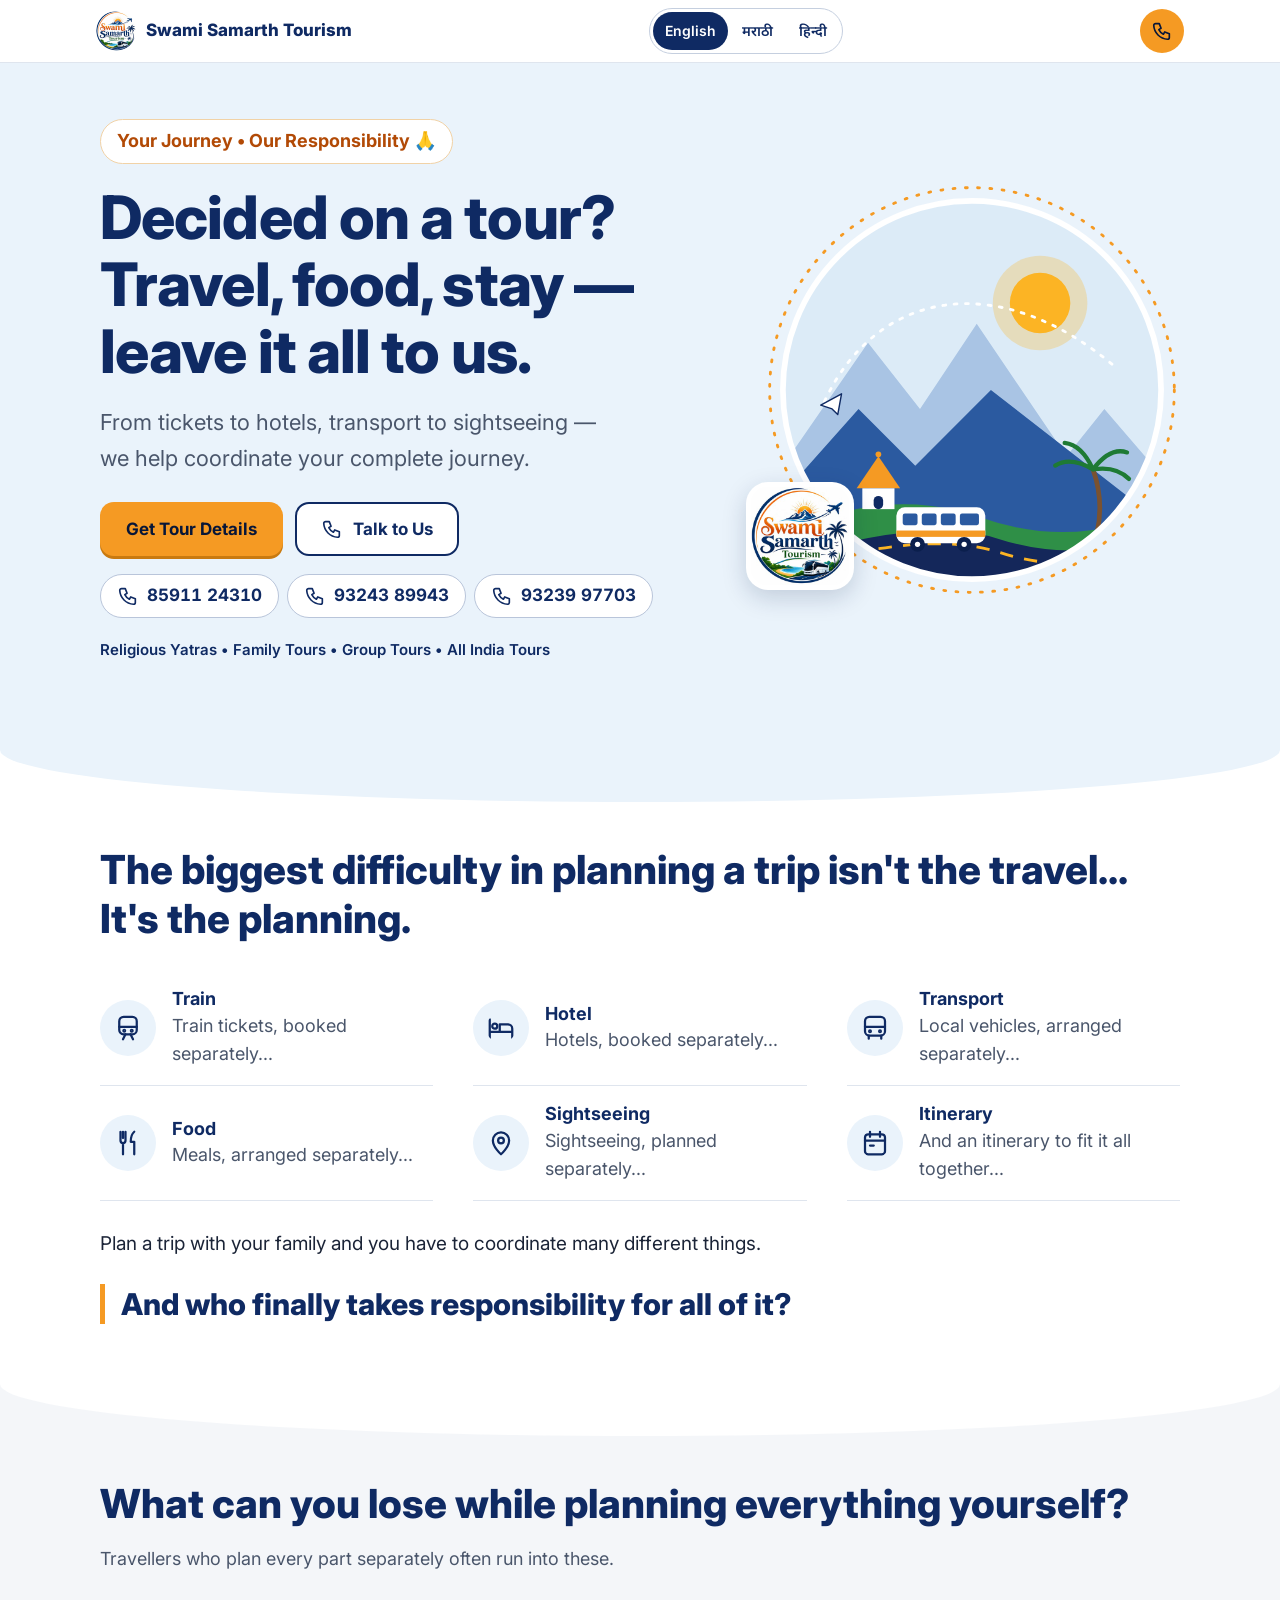
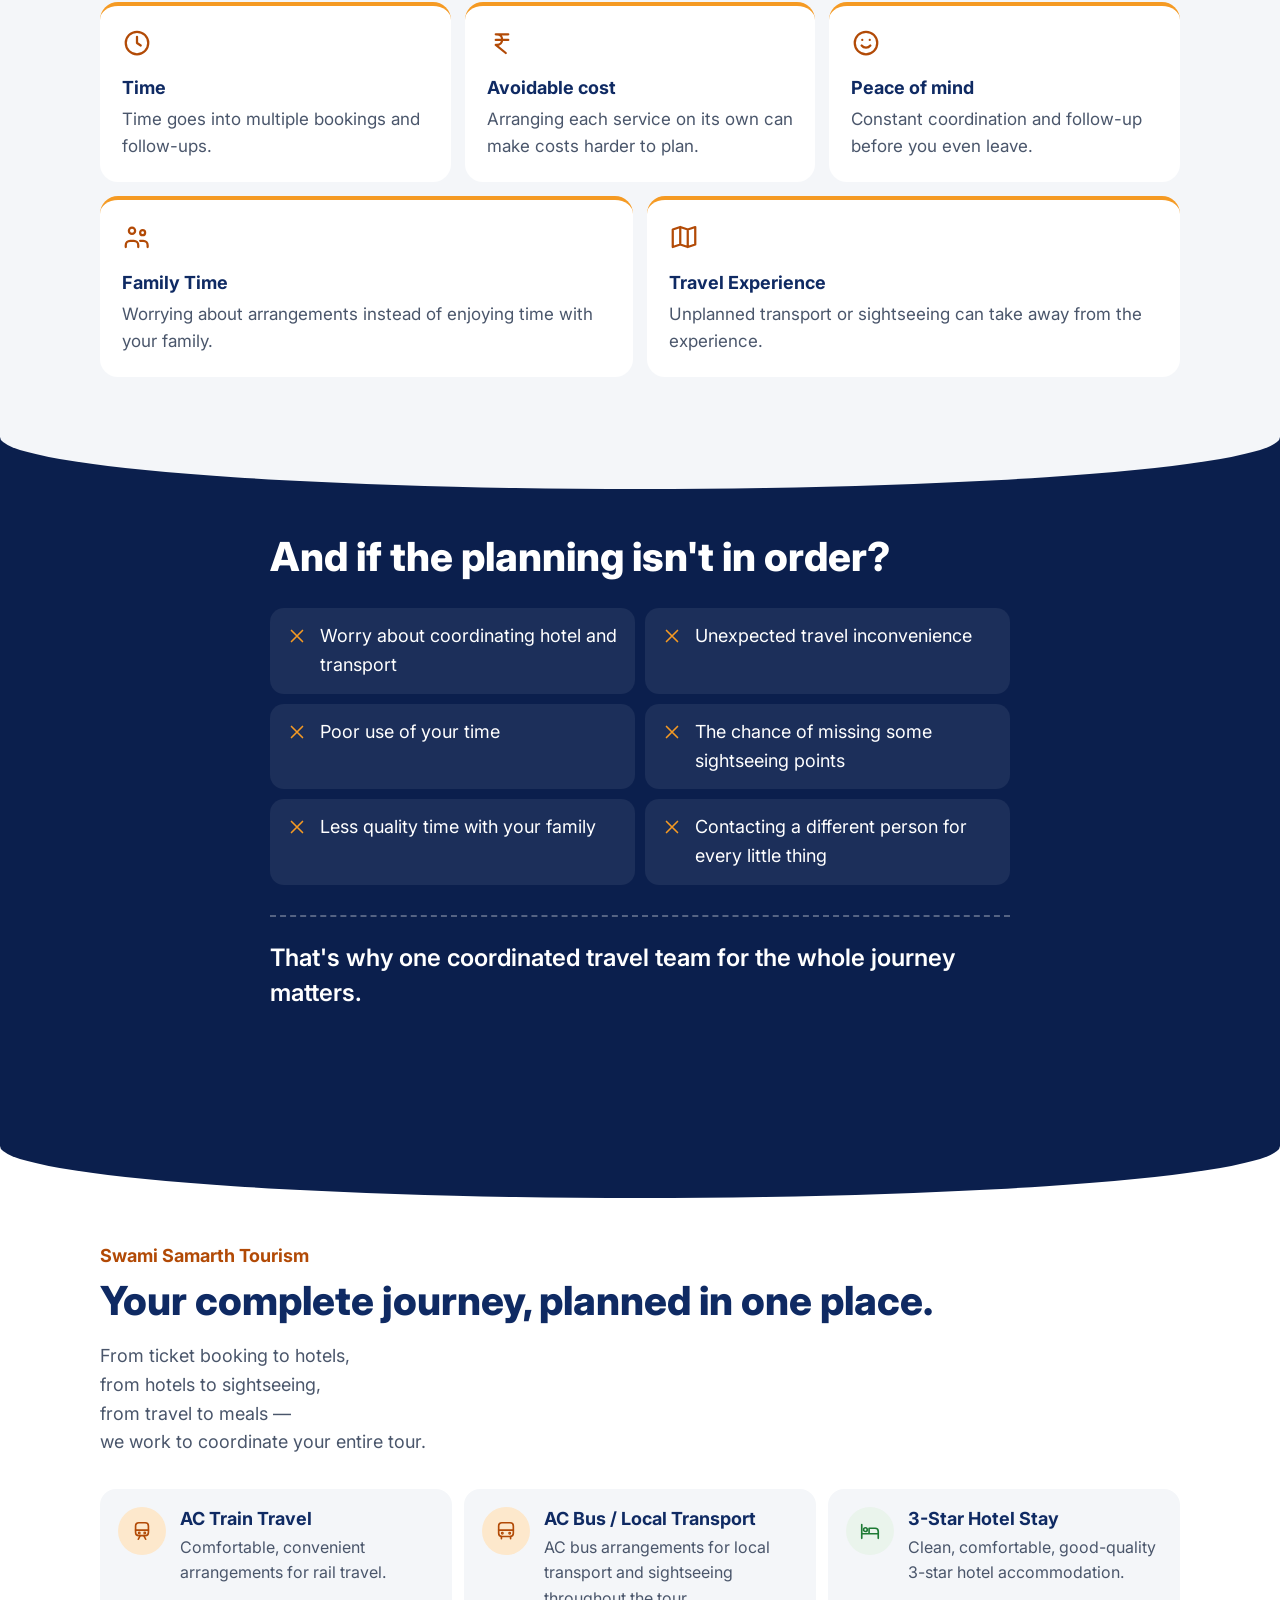
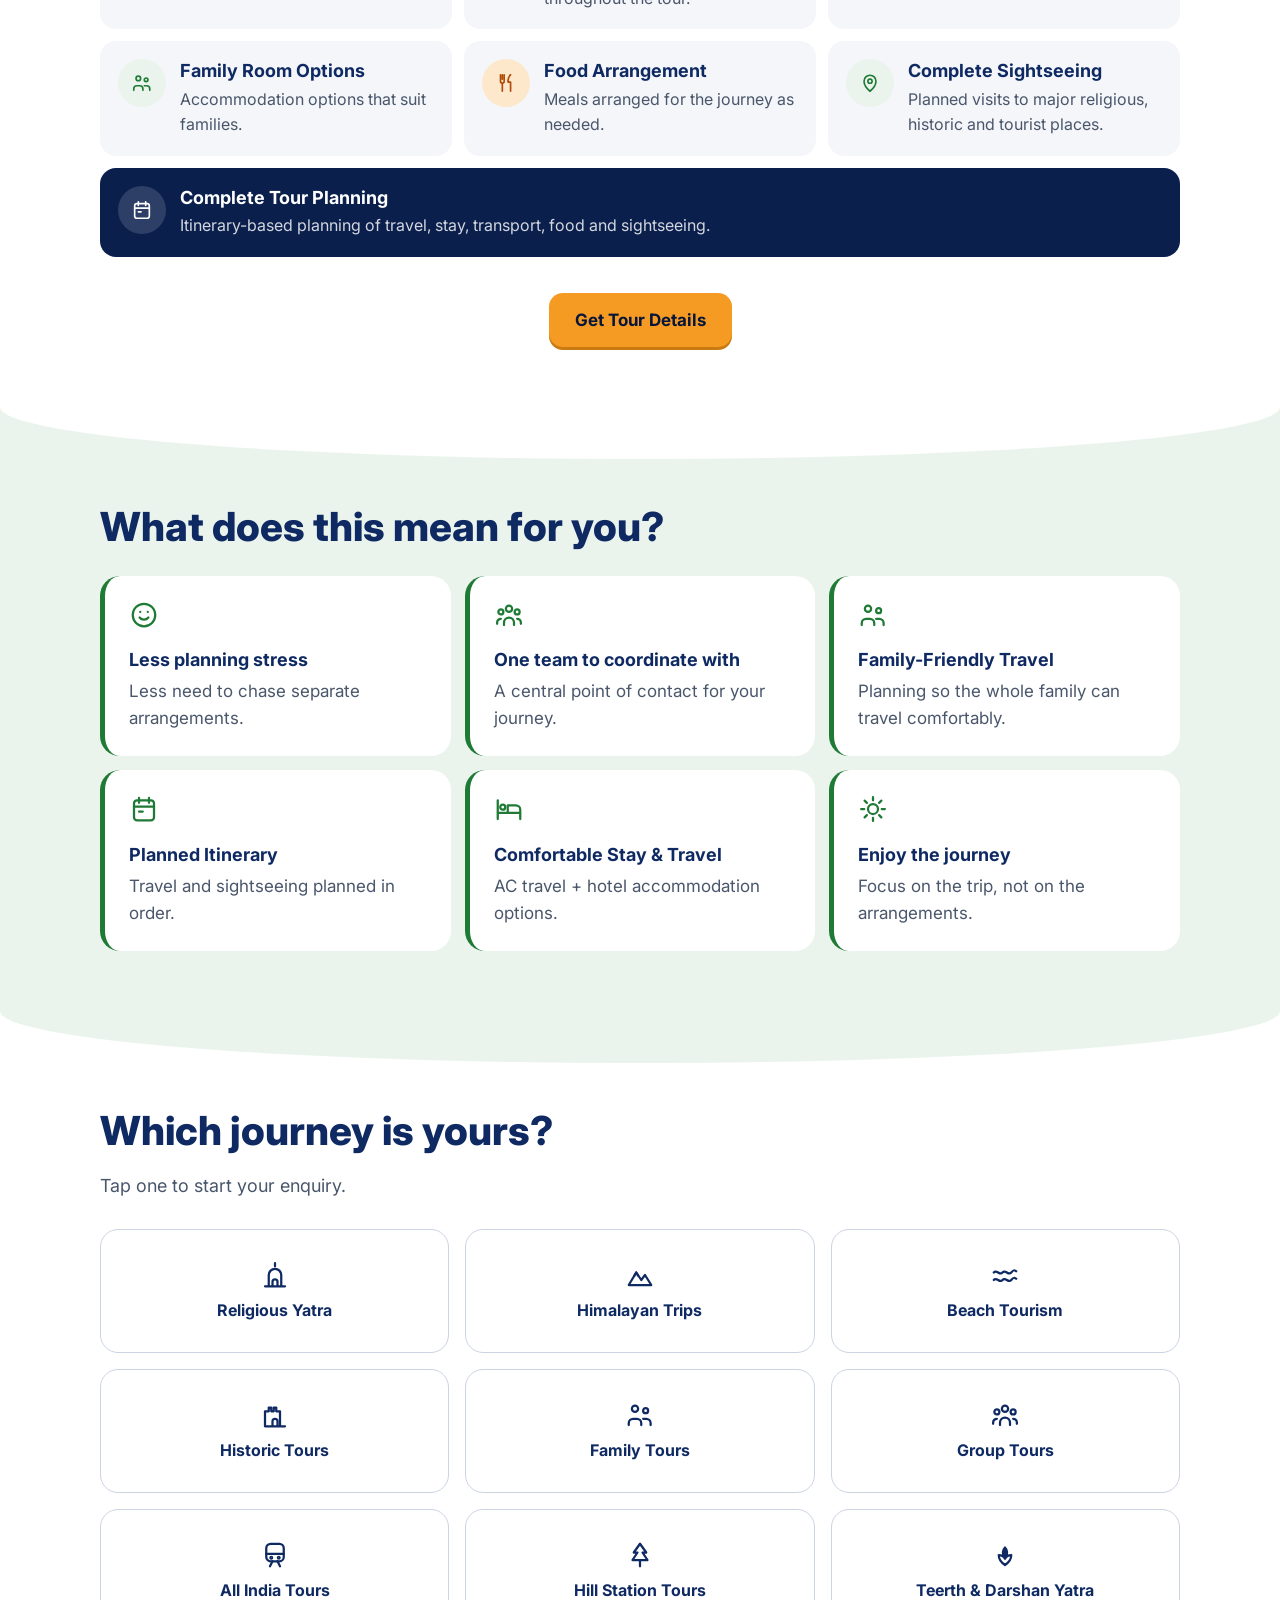
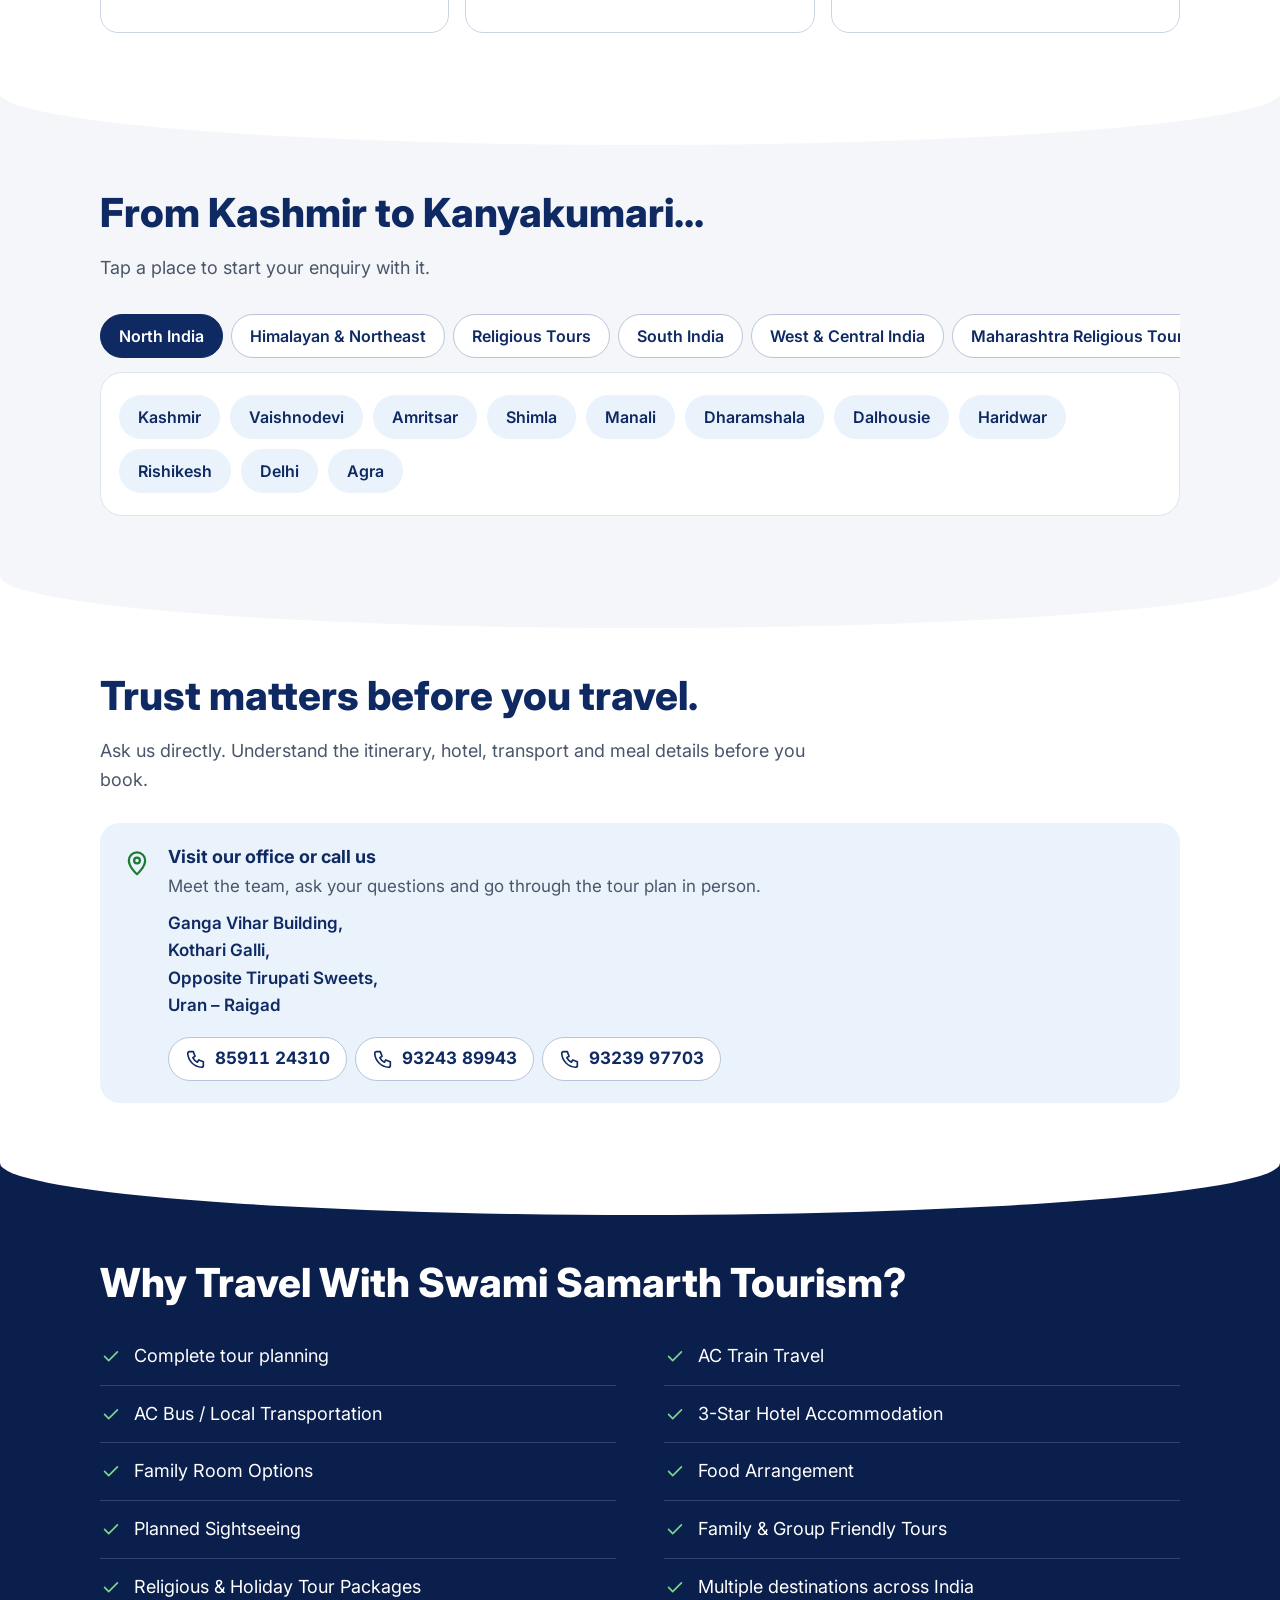
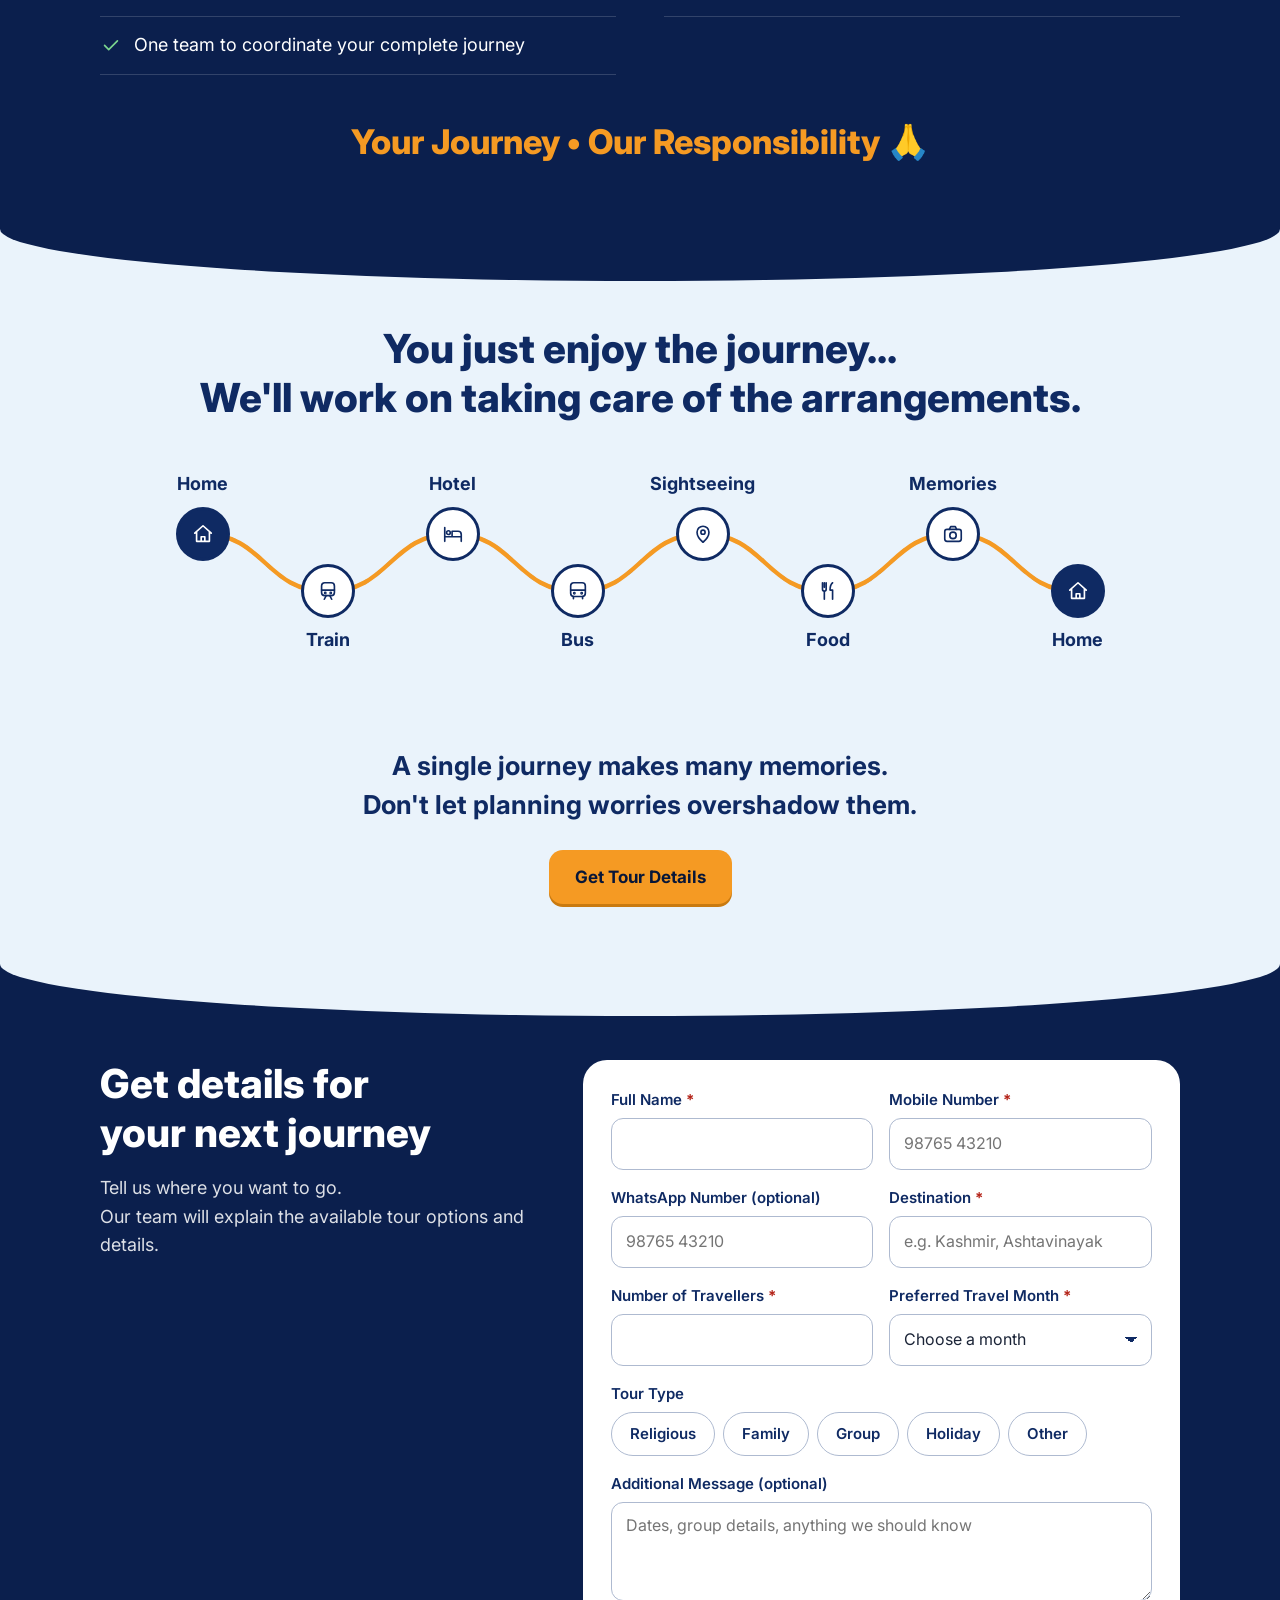
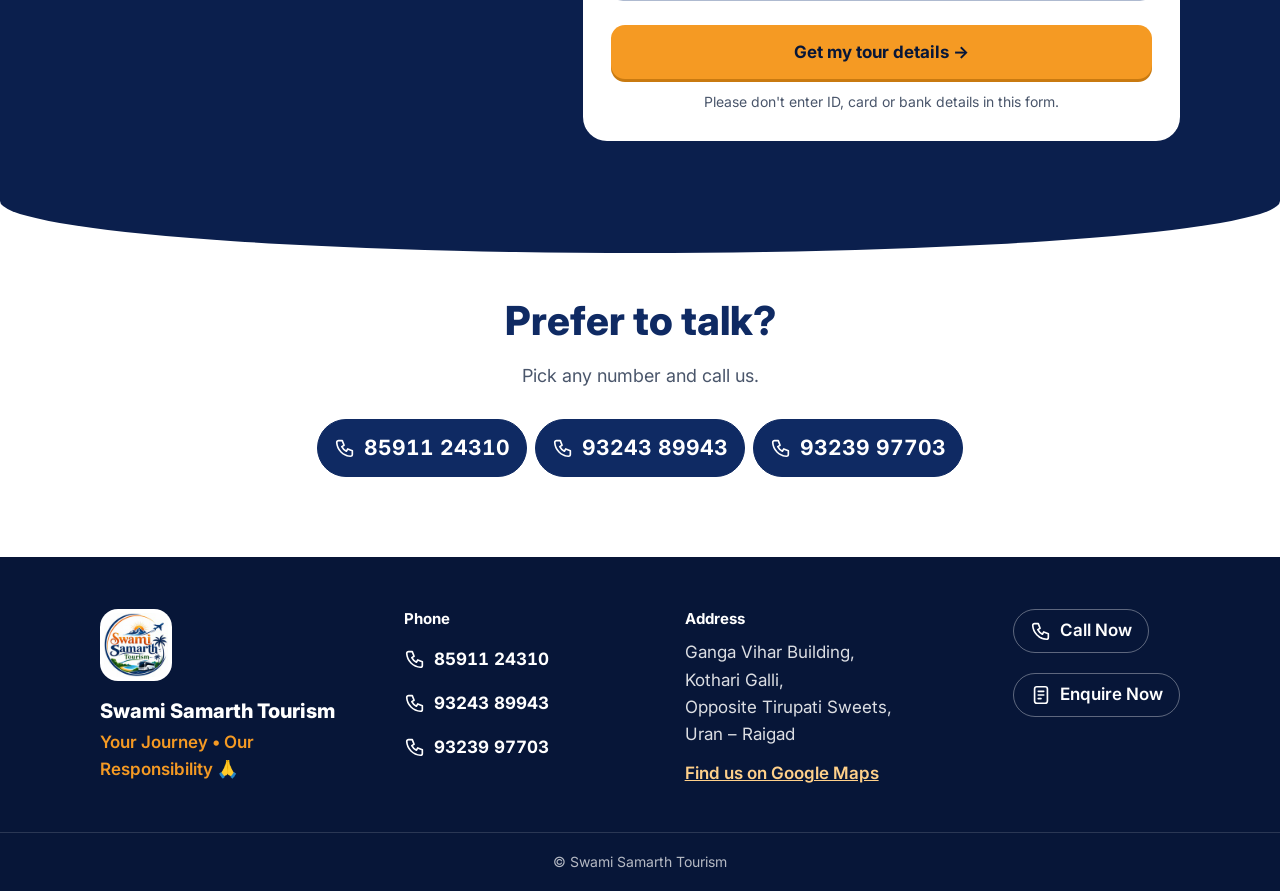
<file: index.template.html>
<!doctype html>
<html lang="en" data-lang="en">
<head>
<meta charset="utf-8">
<meta name="viewport" content="width=device-width, initial-scale=1">
<title data-i18n="meta.title"></title>
<meta name="description" content="" data-i18n-attr="content:meta.desc">
<meta name="theme-color" content="#0B1F4D">
<link rel="icon" type="image/png" sizes="64x64" href="assets/favicon-64.png">
<link rel="apple-touch-icon" href="assets/apple-touch-icon.png">

<meta property="og:type" content="website">
<meta property="og:site_name" content="Swami Samarth Tourism">
<meta property="og:title" content="" data-i18n-attr="content:meta.title">
<meta property="og:description" content="" data-i18n-attr="content:meta.desc">
<meta property="og:image" content="assets/og-image.jpg">
<meta property="og:image:width" content="1200">
<meta property="og:image:height" content="630">
<meta name="twitter:card" content="summary_large_image">

<script>
/* Reveal-on-scroll is only switched on when it can actually run; main.js clears the guard. */
(function () {
  var d = document.documentElement;
  var reduce = window.matchMedia && matchMedia("(prefers-reduced-motion: reduce)").matches;
  if ("IntersectionObserver" in window && !reduce) {
    d.className += " anim";
    window.__ssGuard = setTimeout(function () { d.className = d.className.replace(" anim", ""); }, 6000);
  }
})();
</script>

<link rel="preconnect" href="https://fonts.googleapis.com">
<link rel="preconnect" href="https://fonts.gstatic.com" crossorigin>
<link rel="stylesheet" href="https://fonts.googleapis.com/css2?family=Inter:wght@400;500;600;700;800&family=Noto+Sans+Devanagari:wght@400;500;600;700;800&display=swap">
<link rel="stylesheet" href="css/styles.css">

<script type="application/ld+json">
{
  "@context": "https://schema.org",
  "@type": "TravelAgency",
  "name": "Swami Samarth Tourism",
  "slogan": "तुमची यात्रा • आमची जबाबदारी",
  "description": "Complete tour planning — train, bus, hotel, food and sightseeing — for religious, family and group tours across India.",
  "image": "assets/logo-640.jpg",
  "logo": "assets/logo-640.jpg",
  "telephone": ["+918591124310", "+919324389943", "+919323997703"],
  "address": {
    "@type": "PostalAddress",
    "streetAddress": "Ganga Vihar Building, Kothari Galli, Opposite Tirupati Sweets",
    "addressLocality": "Uran",
    "addressRegion": "Raigad, Maharashtra",
    "addressCountry": "IN"
  },
  "areaServed": { "@type": "Country", "name": "India" },
  "knowsLanguage": ["en", "mr", "hi"]
}
</script>
</head>
<body>

<!-- Icon sprite: one set of stroke icons, reused with <use> -->
<svg width="0" height="0" style="position:absolute" aria-hidden="true" focusable="false">
  <defs>
    <symbol id="i-train" viewBox="0 0 24 24"><rect x="5" y="3" width="14" height="14" rx="3.5"/><path d="M5 11h14"/><circle cx="9" cy="14.2" r=".7"/><circle cx="15" cy="14.2" r=".7"/><path d="M8 21l2-4M16 21l-2-4"/></symbol>
    <symbol id="i-hotel" viewBox="0 0 24 24"><path d="M3 20V5M3 15h18v5M21 15v-2.5A3.5 3.5 0 0 0 17.500 9H11v6"/><circle cx="7" cy="10.500" r="2"/></symbol>
    <symbol id="i-bus" viewBox="0 0 24 24"><rect x="4" y="3" width="16" height="15" rx="3.500"/><path d="M4 11h16M7 18v2.500M17 18v2.500"/><circle cx="8" cy="14.500" r=".7"/><circle cx="16" cy="14.500" r=".7"/></symbol>
    <symbol id="i-food" viewBox="0 0 24 24"><path d="M6 3v7a2 2 0 0 0 2 2v9M10 3v7a2 2 0 0 1-2 2M8 3v5M17 3c-2.200 1.800-2.800 4.800-2.800 8h2.800v10"/></symbol>
    <symbol id="i-pin" viewBox="0 0 24 24"><path d="M12 21s-6.500-5.600-6.500-11a6.500 6.500 0 0 1 13 0c0 5.400-6.500 11-6.500 11z"/><circle cx="12" cy="10" r="2.300"/></symbol>
    <symbol id="i-cal" viewBox="0 0 24 24"><rect x="4" y="5" width="16" height="16" rx="2.500"/><path d="M4 10h16M8 3v4M16 3v4M8 14h3"/></symbol>
    <symbol id="i-clock" viewBox="0 0 24 24"><circle cx="12" cy="12" r="9"/><path d="M12 7v5l3 2"/></symbol>
    <symbol id="i-rupee" viewBox="0 0 24 24"><path d="M7 5h10M7 9.500h10M8 5c5.500 0 5.500 8.500 0 8.500H7l8 6.500"/></symbol>
    <symbol id="i-calm" viewBox="0 0 24 24"><circle cx="12" cy="12" r="9"/><path d="M8.500 14a4.500 4.500 0 0 0 7 0M9 9.500h.01M15 9.500h.01"/></symbol>
    <symbol id="i-family" viewBox="0 0 24 24"><circle cx="8" cy="7" r="2.500"/><circle cx="16.500" cy="8.500" r="2"/><path d="M3 20v-1.500A3.500 3.500 0 0 1 6.500 15h3a3.500 3.500 0 0 1 3.500 3.500V20M14.500 15H17a3.500 3.500 0 0 1 3.500 3.500V20"/></symbol>
    <symbol id="i-group" viewBox="0 0 24 24"><circle cx="12" cy="7" r="2.500"/><circle cx="5.500" cy="9.500" r="2"/><circle cx="18.500" cy="9.500" r="2"/><path d="M8 20v-2a4 4 0 0 1 8 0v2M2.500 19v-1a3 3 0 0 1 3-3M21.500 19v-1a3 3 0 0 0-3-3"/></symbol>
    <symbol id="i-map" viewBox="0 0 24 24"><path d="M9 4 3 6v14l6-2 6 2 6-2V4l-6 2z M9 4v14M15 6v14"/></symbol>
    <symbol id="i-check" viewBox="0 0 24 24"><path d="m5 12.500 4.500 4.500L19 7.500"/></symbol>
    <symbol id="i-x" viewBox="0 0 24 24"><path d="M6 6l12 12M18 6 6 18"/></symbol>
    <symbol id="i-phone" viewBox="0 0 24 24"><path d="M5 4h4l2 5-2.500 1.500a11 11 0 0 0 5 5L15 13l5 2v4a2 2 0 0 1-2 2A16 16 0 0 1 3 6a2 2 0 0 1 2-2z"/></symbol>
    <symbol id="i-wa" viewBox="0 0 24 24"><path d="M3 21l1.600-4.700A8.500 8.500 0 1 1 8 19.600z"/><path d="M9 8.500c0 3 3 6 6 6l1-1.600-2-1-.8.800a4 4 0 0 1-2-2l.8-.8-1-2z"/></symbol>
    <symbol id="i-temple" viewBox="0 0 24 24"><path d="M12 2.500V5M7 21V12a5 5 0 0 1 10 0v9M4 21h16M10 21v-3.500a2 2 0 0 1 4 0V21"/></symbol>
    <symbol id="i-mount" viewBox="0 0 24 24"><path d="m3 20 6-10 4 6 3-4 5 8z"/><path d="m7.500 12.500 1.500-2.500 1.500 2.500"/></symbol>
    <symbol id="i-wave" viewBox="0 0 24 24"><path d="M3 10c2.500-3 4.500 3 7 0s4.500 3 7 0 2.500-1.500 4-1M3 16c2.500-3 4.500 3 7 0s4.500 3 7 0 2.500-1.500 4-1"/></symbol>
    <symbol id="i-fort" viewBox="0 0 24 24"><path d="M4 21V9h3V6h2v3h2V6h2v3h3v12M4 21h16M10 21v-4a2 2 0 0 1 4 0v4"/></symbol>
    <symbol id="i-pine" viewBox="0 0 24 24"><path d="m12 3 5 7h-3l4 6H6l4-6H7zM12 16v5"/></symbol>
    <symbol id="i-lotus" viewBox="0 0 24 24"><path d="M12 20c-3-2-5-5-5-8 2 0 4 1 5 3 1-2 3-3 5-3 0 3-2 6-5 8zM12 15V6c-2 2-2.500 5 0 9 2.500-4 2-7 0-9z"/></symbol>
    <symbol id="i-home" viewBox="0 0 24 24"><path d="m3 11 9-8 9 8M5 10v10h14V10M10 20v-5h4v5"/></symbol>
    <symbol id="i-sun" viewBox="0 0 24 24"><circle cx="12" cy="12" r="4"/><path d="M12 2.500v2.500M12 19v2.500M2.500 12H5M19 12h2.500M5.300 5.300l1.800 1.800M16.900 16.900l1.800 1.800M5.300 18.700l1.800-1.800M16.900 7.100l1.800-1.800"/></symbol>
    <symbol id="i-camera" viewBox="0 0 24 24"><rect x="3" y="7" width="18" height="13" rx="2.500"/><path d="m8 7 1.500-3h5L16 7"/><circle cx="12" cy="13.500" r="3.500"/></symbol>
    <symbol id="i-star" viewBox="0 0 24 24"><path d="m12 3 2.700 5.600 6.100.9-4.400 4.300 1 6.100L12 17l-5.400 2.900 1-6.100L3.200 9.500l6.100-.9z"/></symbol>
    <symbol id="i-quote" viewBox="0 0 24 24"><path d="M4 5h16v11H9l-5 4z"/></symbol>
    <symbol id="i-video" viewBox="0 0 24 24"><rect x="3" y="6" width="13" height="12" rx="2.500"/><path d="m16 10 5-3v10l-5-3"/></symbol>
    <symbol id="i-form" viewBox="0 0 24 24"><rect x="5" y="3" width="14" height="18" rx="2.500"/><path d="M9 8h6M9 12h6M9 16h3"/></symbol>
  </defs>
</svg>

<a class="skip" href="#enquiry" data-i18n="a11y.skip"></a>

<header class="top">
  <div class="top-in">
    <a class="top-brand" href="#top" data-i18n-attr="aria-label:a11y.home" aria-label="">
      <img src="assets/logo-160.jpg" width="40" height="40" alt="Swami Samarth Tourism logo" decoding="async">
      <span class="top-name" data-i18n="brand.name"></span>
    </a>
    <div class="lang" role="group" data-i18n-attr="aria-label:a11y.lang" aria-label="">
      <button type="button" data-lang="en" aria-pressed="true" lang="en">English</button>
      <button type="button" data-lang="mr" aria-pressed="false" lang="mr">मराठी</button>
      <button type="button" data-lang="hi" aria-pressed="false" lang="hi">हिन्दी</button>
    </div>
    <a class="top-call" data-primary-call href="tel:+918591124310" data-i18n-attr="aria-label:a11y.callUs" aria-label="">
      <svg class="ic" aria-hidden="true"><use href="#i-phone"/></svg>
    </a>
  </div>
</header>

<main id="top">

<!-- 1 · HERO -->
<section class="hero" aria-labelledby="hero-h">
  <div class="wrap hero-grid">
    <div class="hero-copy">
      <p class="tagline" data-i18n="brand.tag"></p>
      <h1 id="hero-h" class="hero-title ml" data-i18n="hero.h1"></h1>
      <p class="hero-sub ml" data-i18n="hero.sub"></p>
      <div class="cta-row">
        <a class="btn btn-primary" href="#enquiry" data-i18n="hero.cta1"></a>
        <a class="btn btn-ghost" data-primary-call href="tel:+918591124310">
          <svg class="ic" aria-hidden="true"><use href="#i-phone"/></svg><span data-i18n="hero.cta2"></span>
        </a>
      </div>
      <div class="phones" data-phones="hero" aria-label="Phone numbers"></div>
      <p class="hero-trust" data-i18n="hero.trust"></p>
    </div>

    <div class="hero-art">
      <svg class="scene" viewBox="0 0 440 440" role="img" data-i18n-attr="aria-label:hero.sceneAlt" aria-label="">
        <defs><clipPath id="sceneClip"><circle cx="220" cy="220" r="200"/></clipPath></defs>
        <circle class="ring" cx="220" cy="220" r="214" fill="none" stroke="#F59A23" stroke-width="3" stroke-dasharray="2 11" stroke-linecap="round"/>
        <g clip-path="url(#sceneClip)">
          <rect width="440" height="440" fill="#DCEBF7"/>
          <circle cx="292" cy="128" r="50" fill="#FCB424" opacity=".28"/>
          <circle cx="292" cy="128" r="32" fill="#FCB424"/>
          <path d="M20 300 110 170l55 70 60-90 95 140 40-50 60 70v130H20z" fill="#A9C4E4"/>
          <path d="M20 330 100 240l60 60 80-80 180 140v80H20z" fill="#2B5AA0"/>
          <path d="M20 372q110-52 210-17t190-10v95H20z" fill="#2F8F47"/>
          <g transform="translate(104 284)">
            <path d="M-6 40 17 6l23 34z" fill="#F59A23"/><circle cx="17" cy="4" r="3" fill="#F59A23"/>
            <rect x="0" y="40" width="34" height="22" fill="#fff"/><rect x="12" y="48" width="10" height="14" rx="5" fill="#0F2A63"/>
          </g>
          <path d="M20 400q150-48 230-22t170-6v80H20z" fill="#14275A"/>
          <path class="road-dash" d="M20 412q150-46 230-20t170-6" fill="none" stroke="#FCB424" stroke-width="3" stroke-dasharray="14 12"/>
          <g transform="translate(140 344) scale(1.12)">
            <rect x="0" y="0" width="84" height="34" rx="8" fill="#fff"/>
            <rect x="0" y="22" width="84" height="6" fill="#F59A23"/>
            <g fill="#2B5AA0"><rect x="6" y="6" width="14" height="11" rx="2"/><rect x="24" y="6" width="14" height="11" rx="2"/><rect x="42" y="6" width="14" height="11" rx="2"/><rect x="60" y="6" width="18" height="11" rx="2"/></g>
            <circle cx="20" cy="35" r="7" fill="#0B1F4D"/><circle cx="64" cy="35" r="7" fill="#0B1F4D"/><circle cx="20" cy="35" r="2.500" fill="#fff"/><circle cx="64" cy="35" r="2.500" fill="#fff"/>
          </g>
          <path d="M352 372q8-34-4-68" fill="none" stroke="#7A5230" stroke-width="5" stroke-linecap="round"/>
          <g fill="none" stroke="#1E7A34" stroke-width="4.500" stroke-linecap="round">
            <path d="M348 304q-24-14-40-4M348 304q-12-26-30-28M348 304q18-24 36-18M348 304q24-4 38 10"/>
          </g>
          <path class="route" d="M64 232C120 112 250 92 372 196" fill="none" stroke="#fff" stroke-width="3" stroke-dasharray="3 9" stroke-linecap="round"/>
          <path d="M60 236 82 224l-4 22-6-6z" fill="#fff" stroke="#0F2A63" stroke-width="1.500" stroke-linejoin="round"/>
        </g>
        <circle cx="220" cy="220" r="200" fill="none" stroke="#fff" stroke-width="6"/>
      </svg>
      <img class="hero-logo" src="assets/logo-320.jpg" width="104" height="104" alt="" decoding="async">
    </div>
  </div>
</section>

<!-- 2 · PROBLEM -->
<section class="sec sec--arc sec--white" style="--prev:var(--sky)" aria-labelledby="prob-h">
  <div class="wrap">
    <h2 id="prob-h" class="h2 ml rv" data-i18n="prob.h"></h2>
    <ul class="problem">
      <li class="rv"><svg class="ic ic-lg" aria-hidden="true"><use href="#i-train"/></svg><div><h3 data-i18n="prob.c1.t"></h3><p data-i18n="prob.c1.d"></p></div></li>
      <li class="rv"><svg class="ic ic-lg" aria-hidden="true"><use href="#i-hotel"/></svg><div><h3 data-i18n="prob.c2.t"></h3><p data-i18n="prob.c2.d"></p></div></li>
      <li class="rv"><svg class="ic ic-lg" aria-hidden="true"><use href="#i-bus"/></svg><div><h3 data-i18n="prob.c3.t"></h3><p data-i18n="prob.c3.d"></p></div></li>
      <li class="rv"><svg class="ic ic-lg" aria-hidden="true"><use href="#i-food"/></svg><div><h3 data-i18n="prob.c4.t"></h3><p data-i18n="prob.c4.d"></p></div></li>
      <li class="rv"><svg class="ic ic-lg" aria-hidden="true"><use href="#i-pin"/></svg><div><h3 data-i18n="prob.c5.t"></h3><p data-i18n="prob.c5.d"></p></div></li>
      <li class="rv"><svg class="ic ic-lg" aria-hidden="true"><use href="#i-cal"/></svg><div><h3 data-i18n="prob.c6.t"></h3><p data-i18n="prob.c6.d"></p></div></li>
    </ul>
    <p class="lead rv" data-i18n="prob.lead"></p>
    <p class="question rv" data-i18n="prob.close"></p>
  </div>
</section>

<!-- 3 · WHAT YOU MAY LOSE -->
<section class="sec sec--arc sec--mist" style="--prev:#fff" aria-labelledby="lose-h">
  <div class="wrap">
    <h2 id="lose-h" class="h2 ml rv" data-i18n="lose.h"></h2>
    <p class="sub rv" data-i18n="lose.sub"></p>
    <div class="lose">
      <article class="rv"><svg class="ic ic-lg" aria-hidden="true"><use href="#i-clock"/></svg><h3 data-i18n="lose.c1.t"></h3><p data-i18n="lose.c1.d"></p></article>
      <article class="rv"><svg class="ic ic-lg" aria-hidden="true"><use href="#i-rupee"/></svg><h3 data-i18n="lose.c2.t"></h3><p data-i18n="lose.c2.d"></p></article>
      <article class="rv"><svg class="ic ic-lg" aria-hidden="true"><use href="#i-calm"/></svg><h3 data-i18n="lose.c3.t"></h3><p data-i18n="lose.c3.d"></p></article>
      <article class="rv"><svg class="ic ic-lg" aria-hidden="true"><use href="#i-family"/></svg><h3 data-i18n="lose.c4.t"></h3><p data-i18n="lose.c4.d"></p></article>
      <article class="rv"><svg class="ic ic-lg" aria-hidden="true"><use href="#i-map"/></svg><h3 data-i18n="lose.c5.t"></h3><p data-i18n="lose.c5.d"></p></article>
    </div>
  </div>
</section>

<!-- 4 · WHAT MAY HAPPEN NEXT -->
<section class="sec sec--arc sec--navy" style="--prev:var(--mist)" aria-labelledby="next-h">
  <div class="wrap narrow">
    <h2 id="next-h" class="h2 ml rv" data-i18n="next.h"></h2>
    <ul class="nexts">
      <li class="rv"><svg class="ic" aria-hidden="true"><use href="#i-x"/></svg><span data-i18n="next.i1"></span></li>
      <li class="rv"><svg class="ic" aria-hidden="true"><use href="#i-x"/></svg><span data-i18n="next.i2"></span></li>
      <li class="rv"><svg class="ic" aria-hidden="true"><use href="#i-x"/></svg><span data-i18n="next.i3"></span></li>
      <li class="rv"><svg class="ic" aria-hidden="true"><use href="#i-x"/></svg><span data-i18n="next.i4"></span></li>
      <li class="rv"><svg class="ic" aria-hidden="true"><use href="#i-x"/></svg><span data-i18n="next.i5"></span></li>
      <li class="rv"><svg class="ic" aria-hidden="true"><use href="#i-x"/></svg><span data-i18n="next.i6"></span></li>
    </ul>
    <p class="bridge rv" data-i18n="next.bridge"></p>
    <a class="btn btn-primary btn-wide rv" href="#enquiry" data-i18n="next.cta"></a>
  </div>
</section>

<!-- 5 · SOLUTION + FEATURES -->
<section class="sec sec--arc sec--white" style="--prev:var(--navy-d)" aria-labelledby="sol-h">
  <div class="wrap">
    <div class="sol-head">
      <p class="sol-brand rv" data-i18n="sol.brand"></p>
      <h2 id="sol-h" class="h2 ml rv" data-i18n="sol.h"></h2>
      <p class="sol-p ml rv" data-i18n="sol.p"></p>
    </div>
    <ul class="feat">
      <li class="rv"><span class="chip chip-o"><svg class="ic" aria-hidden="true"><use href="#i-train"/></svg></span><div><h3 data-i18n="sol.f1.t"></h3><p data-i18n="sol.f1.d"></p></div></li>
      <li class="rv"><span class="chip chip-o"><svg class="ic" aria-hidden="true"><use href="#i-bus"/></svg></span><div><h3 data-i18n="sol.f2.t"></h3><p data-i18n="sol.f2.d"></p></div></li>
      <li class="rv"><span class="chip chip-g"><svg class="ic" aria-hidden="true"><use href="#i-hotel"/></svg></span><div><h3 data-i18n="sol.f3.t"></h3><p data-i18n="sol.f3.d"></p></div></li>
      <li class="rv"><span class="chip chip-g"><svg class="ic" aria-hidden="true"><use href="#i-family"/></svg></span><div><h3 data-i18n="sol.f4.t"></h3><p data-i18n="sol.f4.d"></p></div></li>
      <li class="rv"><span class="chip chip-o"><svg class="ic" aria-hidden="true"><use href="#i-food"/></svg></span><div><h3 data-i18n="sol.f5.t"></h3><p data-i18n="sol.f5.d"></p></div></li>
      <li class="rv"><span class="chip chip-g"><svg class="ic" aria-hidden="true"><use href="#i-pin"/></svg></span><div><h3 data-i18n="sol.f6.t"></h3><p data-i18n="sol.f6.d"></p></div></li>
      <li class="rv feat-main"><span class="chip chip-n"><svg class="ic" aria-hidden="true"><use href="#i-cal"/></svg></span><div><h3 data-i18n="sol.f7.t"></h3><p data-i18n="sol.f7.d"></p></div></li>
    </ul>
    <p class="center rv"><a class="btn btn-primary" href="#enquiry" data-i18n="hero.cta1"></a></p>
  </div>
</section>

<!-- 6 · BENEFITS -->
<section class="sec sec--arc sec--leaf" style="--prev:#fff" aria-labelledby="ben-h">
  <div class="wrap">
    <h2 id="ben-h" class="h2 ml rv" data-i18n="ben.h"></h2>
    <div class="ben">
      <article class="rv"><svg class="ic ic-lg" aria-hidden="true"><use href="#i-calm"/></svg><h3 data-i18n="ben.b1.t"></h3><p data-i18n="ben.b1.d"></p></article>
      <article class="rv"><svg class="ic ic-lg" aria-hidden="true"><use href="#i-group"/></svg><h3 data-i18n="ben.b2.t"></h3><p data-i18n="ben.b2.d"></p></article>
      <article class="rv"><svg class="ic ic-lg" aria-hidden="true"><use href="#i-family"/></svg><h3 data-i18n="ben.b3.t"></h3><p data-i18n="ben.b3.d"></p></article>
      <article class="rv"><svg class="ic ic-lg" aria-hidden="true"><use href="#i-cal"/></svg><h3 data-i18n="ben.b4.t"></h3><p data-i18n="ben.b4.d"></p></article>
      <article class="rv"><svg class="ic ic-lg" aria-hidden="true"><use href="#i-hotel"/></svg><h3 data-i18n="ben.b5.t"></h3><p data-i18n="ben.b5.d"></p></article>
      <article class="rv"><svg class="ic ic-lg" aria-hidden="true"><use href="#i-sun"/></svg><h3 data-i18n="ben.b6.t"></h3><p data-i18n="ben.b6.d"></p></article>
    </div>
  </div>
</section>

<!-- 7 · TOUR TYPES -->
<section class="sec sec--arc sec--white" style="--prev:var(--leaf)" aria-labelledby="tt-h">
  <div class="wrap">
    <h2 id="tt-h" class="h2 ml rv" data-i18n="tt.h"></h2>
    <p class="sub rv" data-i18n="tt.hint"></p>
    <div class="tours">
      <button type="button" class="rv" data-type="Religious"><svg class="ic ic-lg" aria-hidden="true"><use href="#i-temple"/></svg><span data-i18n="tt.t1"></span></button>
      <button type="button" class="rv" data-type="Holiday"><svg class="ic ic-lg" aria-hidden="true"><use href="#i-mount"/></svg><span data-i18n="tt.t2"></span></button>
      <button type="button" class="rv" data-type="Holiday"><svg class="ic ic-lg" aria-hidden="true"><use href="#i-wave"/></svg><span data-i18n="tt.t3"></span></button>
      <button type="button" class="rv" data-type="Holiday"><svg class="ic ic-lg" aria-hidden="true"><use href="#i-fort"/></svg><span data-i18n="tt.t4"></span></button>
      <button type="button" class="rv" data-type="Family"><svg class="ic ic-lg" aria-hidden="true"><use href="#i-family"/></svg><span data-i18n="tt.t5"></span></button>
      <button type="button" class="rv" data-type="Group"><svg class="ic ic-lg" aria-hidden="true"><use href="#i-group"/></svg><span data-i18n="tt.t6"></span></button>
      <button type="button" class="rv" data-type="Holiday"><svg class="ic ic-lg" aria-hidden="true"><use href="#i-train"/></svg><span data-i18n="tt.t7"></span></button>
      <button type="button" class="rv" data-type="Holiday"><svg class="ic ic-lg" aria-hidden="true"><use href="#i-pine"/></svg><span data-i18n="tt.t8"></span></button>
      <button type="button" class="rv" data-type="Religious"><svg class="ic ic-lg" aria-hidden="true"><use href="#i-lotus"/></svg><span data-i18n="tt.t9"></span></button>
    </div>
  </div>
</section>

<!-- 8 · DESTINATIONS -->
<section class="sec sec--arc sec--mist" style="--prev:#fff" aria-labelledby="dest-h">
  <div class="wrap">
    <h2 id="dest-h" class="h2 ml rv" data-i18n="dest.h"></h2>
    <p class="sub rv" data-i18n="dest.sub"></p>
    <div id="destWrap" class="dest rv"></div>
  </div>
</section>

<!-- 9 · PROOF / TRUST -->
<section class="sec sec--arc sec--white" style="--prev:var(--mist)" aria-labelledby="proof-h">
  <div class="wrap">
    <h2 id="proof-h" class="h2 ml rv" data-i18n="proof.h"></h2>
    <p class="sub rv" data-i18n="proof.sub"></p>
    <div id="proofGrid" class="proof"></div>
    <div class="office rv">
      <svg class="ic ic-lg" aria-hidden="true"><use href="#i-pin"/></svg>
      <div>
        <h3 data-i18n="proof.office.t"></h3>
        <p data-i18n="proof.office.d"></p>
        <address class="ml" data-i18n="ftr.addr"></address>
        <div class="phones" data-phones="proof"></div>
      </div>
    </div>
  </div>
</section>

<!-- 10 · WHY SWAMI SAMARTH -->
<section class="sec sec--arc sec--navy" style="--prev:#fff" aria-labelledby="why-h">
  <div class="wrap">
    <h2 id="why-h" class="h2 ml rv" data-i18n="why.h"></h2>
    <ul class="why">
      <li class="rv"><svg class="ic" aria-hidden="true"><use href="#i-check"/></svg><span data-i18n="why.i1"></span></li>
      <li class="rv"><svg class="ic" aria-hidden="true"><use href="#i-check"/></svg><span data-i18n="why.i2"></span></li>
      <li class="rv"><svg class="ic" aria-hidden="true"><use href="#i-check"/></svg><span data-i18n="why.i3"></span></li>
      <li class="rv"><svg class="ic" aria-hidden="true"><use href="#i-check"/></svg><span data-i18n="why.i4"></span></li>
      <li class="rv"><svg class="ic" aria-hidden="true"><use href="#i-check"/></svg><span data-i18n="why.i5"></span></li>
      <li class="rv"><svg class="ic" aria-hidden="true"><use href="#i-check"/></svg><span data-i18n="why.i6"></span></li>
      <li class="rv"><svg class="ic" aria-hidden="true"><use href="#i-check"/></svg><span data-i18n="why.i7"></span></li>
      <li class="rv"><svg class="ic" aria-hidden="true"><use href="#i-check"/></svg><span data-i18n="why.i8"></span></li>
      <li class="rv"><svg class="ic" aria-hidden="true"><use href="#i-check"/></svg><span data-i18n="why.i9"></span></li>
      <li class="rv"><svg class="ic" aria-hidden="true"><use href="#i-check"/></svg><span data-i18n="why.i10"></span></li>
      <li class="rv"><svg class="ic" aria-hidden="true"><use href="#i-check"/></svg><span data-i18n="why.i11"></span></li>
    </ul>
    <p class="why-tag rv" data-i18n="brand.tag"></p>
  </div>
</section>

<!-- 11 · FINAL EMOTIONAL CTA + JOURNEY -->
<section class="sec sec--arc sec--sky" style="--prev:var(--navy-d)" aria-labelledby="fin-h">
  <div class="wrap">
    <h2 id="fin-h" class="h2 ml center rv" data-i18n="fin.h1"></h2>
    <p class="sr-only" data-i18n="fin.path"></p>
    <div class="journey rv" id="journey">
      <svg class="jpath" viewBox="0 0 800 70" aria-hidden="true">
        <path class="jtrack" d="M50 12C100 12 100 58 150 58C200 58 200 12 250 12C300 12 300 58 350 58C400 58 400 12 450 12C500 12 500 58 550 58C600 58 600 12 650 12C700 12 700 58 750 58"/>
        <path class="jfill" pathLength="1" d="M50 12C100 12 100 58 150 58C200 58 200 12 250 12C300 12 300 58 350 58C400 58 400 12 450 12C500 12 500 58 550 58C600 58 600 12 650 12C700 12 700 58 750 58"/>
      </svg>
      <ol>
        <li style="--i:0"><span class="stop"><svg class="ic" aria-hidden="true"><use href="#i-home"/></svg></span><span class="stop-l" data-i18n="fin.s1"></span></li>
        <li style="--i:1"><span class="stop"><svg class="ic" aria-hidden="true"><use href="#i-train"/></svg></span><span class="stop-l" data-i18n="fin.s2"></span></li>
        <li style="--i:2"><span class="stop"><svg class="ic" aria-hidden="true"><use href="#i-hotel"/></svg></span><span class="stop-l" data-i18n="fin.s3"></span></li>
        <li style="--i:3"><span class="stop"><svg class="ic" aria-hidden="true"><use href="#i-bus"/></svg></span><span class="stop-l" data-i18n="fin.s4"></span></li>
        <li style="--i:4"><span class="stop"><svg class="ic" aria-hidden="true"><use href="#i-pin"/></svg></span><span class="stop-l" data-i18n="fin.s5"></span></li>
        <li style="--i:5"><span class="stop"><svg class="ic" aria-hidden="true"><use href="#i-food"/></svg></span><span class="stop-l" data-i18n="fin.s6"></span></li>
        <li style="--i:6"><span class="stop"><svg class="ic" aria-hidden="true"><use href="#i-camera"/></svg></span><span class="stop-l" data-i18n="fin.s7"></span></li>
        <li style="--i:7"><span class="stop"><svg class="ic" aria-hidden="true"><use href="#i-home"/></svg></span><span class="stop-l" data-i18n="fin.s8"></span></li>
      </ol>
    </div>
    <p class="fin-h2 ml center rv" data-i18n="fin.h2"></p>
    <p class="center rv"><a class="btn btn-primary" href="#enquiry" data-i18n="hero.cta1"></a></p>
  </div>
</section>

<!-- 12 · ENQUIRY -->
<section class="sec sec--arc sec--navy enq" id="enquiry" style="--prev:var(--sky)" aria-labelledby="enq-h">
  <div class="wrap enq-grid">
    <div class="enq-copy">
      <h2 id="enq-h" class="h2 ml" data-i18n="enq.h"></h2>
      <p class="ml enq-sub" data-i18n="enq.sub"></p>
    </div>

    <form id="enqForm" class="form" novalidate autocomplete="on">
      <div class="field">
        <label for="f-name"><span data-i18n="enq.name"></span> <b class="req" aria-hidden="true">*</b></label>
        <input id="f-name" name="name" type="text" autocomplete="name" required maxlength="80" aria-describedby="e-name">
        <p class="err" id="e-name" hidden></p>
      </div>
      <div class="field">
        <label for="f-mobile"><span data-i18n="enq.mobile"></span> <b class="req" aria-hidden="true">*</b></label>
        <input id="f-mobile" name="mobile" type="tel" inputmode="numeric" autocomplete="tel-national" required maxlength="18" placeholder="98765 43210" aria-describedby="e-mobile">
        <p class="err" id="e-mobile" hidden></p>
      </div>
      <div class="field">
        <label for="f-wa" data-i18n="enq.wa"></label>
        <input id="f-wa" name="whatsapp" type="tel" inputmode="numeric" autocomplete="off" maxlength="18" placeholder="98765 43210" aria-describedby="e-wa">
        <p class="err" id="e-wa" hidden></p>
      </div>
      <div class="field">
        <label for="f-dest"><span data-i18n="enq.dest"></span> <b class="req" aria-hidden="true">*</b></label>
        <input id="f-dest" name="destination" type="text" list="destList" autocomplete="off" required maxlength="80" placeholder="" data-i18n-attr="placeholder:enq.pDest" aria-describedby="e-dest">
        <datalist id="destList"></datalist>
        <p class="err" id="e-dest" hidden></p>
      </div>
      <div class="field">
        <label for="f-trav"><span data-i18n="enq.trav"></span> <b class="req" aria-hidden="true">*</b></label>
        <input id="f-trav" name="travellers" type="number" inputmode="numeric" min="1" max="500" step="1" required aria-describedby="e-trav">
        <p class="err" id="e-trav" hidden></p>
      </div>
      <div class="field">
        <label for="f-month"><span data-i18n="enq.month"></span> <b class="req" aria-hidden="true">*</b></label>
        <select id="f-month" name="month" required aria-describedby="e-month"><option value="" data-i18n="enq.pMonth"></option></select>
        <p class="err" id="e-month" hidden></p>
      </div>
      <fieldset class="field types">
        <legend data-i18n="enq.type"></legend>
        <label><input type="radio" name="tourType" value="Religious"><span data-i18n="enq.type.Religious"></span></label>
        <label><input type="radio" name="tourType" value="Family"><span data-i18n="enq.type.Family"></span></label>
        <label><input type="radio" name="tourType" value="Group"><span data-i18n="enq.type.Group"></span></label>
        <label><input type="radio" name="tourType" value="Holiday"><span data-i18n="enq.type.Holiday"></span></label>
        <label><input type="radio" name="tourType" value="Other"><span data-i18n="enq.type.Other"></span></label>
      </fieldset>
      <div class="field wide">
        <label for="f-msg" data-i18n="enq.msg"></label>
        <textarea id="f-msg" name="message" rows="3" maxlength="600" placeholder="" data-i18n-attr="placeholder:enq.pMsg"></textarea>
      </div>
      <div class="hp" aria-hidden="true"><label>Website <input type="text" name="website" tabindex="-1" autocomplete="off"></label></div>

      <div id="enqStatus" class="status ml" role="status" aria-live="polite" tabindex="-1" hidden></div>

      <div class="wide actions">
        <button type="submit" class="btn btn-primary btn-wide" id="enqSubmit"><span data-i18n="enq.submit"></span></button>
        <a class="btn btn-wa btn-wide" id="enqWa" href="#" target="_blank" rel="noopener" hidden>
          <svg class="ic" aria-hidden="true"><use href="#i-wa"/></svg><span data-i18n="enq.waCta"></span>
        </a>
        <p class="note" data-i18n="enq.sensitive"></p>
      </div>
    </form>
  </div>
</section>

<!-- 13 · PHONE / WHATSAPP -->
<section class="sec sec--arc sec--white contact" style="--prev:var(--navy-d)" aria-labelledby="con-h">
  <div class="wrap narrow center">
    <h2 id="con-h" class="h2 ml" data-i18n="con.h"></h2>
    <p class="sub" data-i18n="con.sub"></p>
    <div class="phones phones-big" data-phones="contact"></div>
    <a class="btn btn-wa" data-wa href="#" target="_blank" rel="noopener" hidden>
      <svg class="ic" aria-hidden="true"><use href="#i-wa"/></svg><span data-i18n="enq.waCta"></span>
    </a>
  </div>
</section>

</main>

<!-- 14 · FOOTER -->
<footer class="foot">
  <div class="wrap foot-grid">
    <div>
      <img class="foot-logo" src="assets/logo-160.jpg" width="72" height="72" alt="Swami Samarth Tourism logo" loading="lazy" decoding="async">
      <p class="foot-name" data-i18n="brand.name"></p>
      <p class="foot-tag" data-i18n="brand.tag"></p>
    </div>
    <div>
      <h3 data-i18n="ftr.phones"></h3>
      <div class="phones phones-foot" data-phones="footer"></div>
    </div>
    <div>
      <h3 data-i18n="ftr.addrLabel"></h3>
      <address class="ml" data-i18n="ftr.addr"></address>
      <a class="maplink" id="mapLink" href="https://www.google.com/maps/search/?api=1&amp;query=Ganga+Vihar+Building+Kothari+Galli+Uran+Raigad" target="_blank" rel="noopener" data-i18n="ftr.map"></a>
    </div>
    <ul class="foot-links">
      <li><a data-primary-call href="tel:+918591124310"><svg class="ic" aria-hidden="true"><use href="#i-phone"/></svg><span data-i18n="bar.call"></span></a></li>
      <li><a data-wa href="#" target="_blank" rel="noopener" hidden><svg class="ic" aria-hidden="true"><use href="#i-wa"/></svg><span data-i18n="bar.wa"></span></a></li>
      <li><a href="#enquiry"><svg class="ic" aria-hidden="true"><use href="#i-form"/></svg><span data-i18n="bar.enq"></span></a></li>
    </ul>
  </div>
  <p class="copy" data-i18n="ftr.copy"></p>
</footer>

<!-- Desktop floating CTA (hidden on phones and while the form is on screen) -->
<div class="float" id="floatCta" hidden>
  <a class="float-wa" data-wa href="#" target="_blank" rel="noopener" hidden data-i18n-attr="aria-label:enq.waCta" aria-label=""><svg class="ic" aria-hidden="true"><use href="#i-wa"/></svg></a>
  <a class="btn btn-primary" href="#enquiry" data-i18n="hero.cta1"></a>
</div>

<!-- Mobile sticky bar -->
<nav class="bar" id="stickyBar" hidden>
  <a data-primary-call href="tel:+918591124310"><svg class="ic" aria-hidden="true"><use href="#i-phone"/></svg><span data-i18n="bar.call"></span></a>
  <a data-wa href="#" target="_blank" rel="noopener" hidden><svg class="ic" aria-hidden="true"><use href="#i-wa"/></svg><span data-i18n="bar.wa"></span></a>
  <a class="bar-enq" href="#enquiry"><svg class="ic" aria-hidden="true"><use href="#i-form"/></svg><span data-i18n="bar.enq"></span></a>
</nav>

<script src="js/i18n.js"></script>
<script src="js/config.js"></script>
<script src="js/main.js"></script>
</body>
</html>
</file>
<file: css/styles.css>
/* Swami Samarth Tourism — landing page styles (mobile-first).
   Palette is sampled from the logo: navy lettering, orange sun/letters, green hills, sky blue. */
:root {
  --navy: #0F2A63;      /* headings, trust */
  --navy-d: #0B1F4D;    /* dark sections */
  --navy-dd: #071638;   /* footer */
  --orange: #F59A23;    /* CTAs, highlights — always with navy text, never white */
  --orange-t: #B24A06;  /* orange used as TEXT on light backgrounds (5.6:1 on white) */
  --green: #1E7A34;     /* supporting nature accent */
  --leaf: #EAF4EC;
  --sky: #EAF3FB;
  --mist: #F4F6F9;
  --ink: #1B2437;
  --muted: #4A566B;
  --line: #DFE5EE;
  --danger: #B42318;
  --r: 18px;
  --arc: clamp(22px, 4.5vw, 52px);
  --font: "Inter", "Noto Sans Devanagari", system-ui, -apple-system, "Segoe UI", Roboto, sans-serif;
}

*, *::before, *::after { box-sizing: border-box; }
[hidden] { display: none !important; }
html { -webkit-text-size-adjust: 100%; scroll-padding-top: 72px; }
@media (prefers-reduced-motion: no-preference) { html { scroll-behavior: smooth; } }
body {
  margin: 0; font-family: var(--font); font-size: 17px; line-height: 1.6; color: var(--ink);
  background: #fff; padding-bottom: 76px; text-rendering: optimizeLegibility;
}
html[data-lang="mr"] body, html[data-lang="hi"] body { line-height: 1.75; }
img, svg { max-width: 100%; }
h1, h2, h3, p, ul, ol, address { margin: 0; }
ul, ol { padding: 0; list-style: none; }
address { font-style: normal; }
a { color: inherit; }
button { font: inherit; color: inherit; }
.ml { white-space: pre-line; }
.center { text-align: center; }
.sr-only { position: absolute; width: 1px; height: 1px; overflow: hidden; clip: rect(0 0 0 0); white-space: nowrap; }

:focus-visible { outline: 3px solid var(--navy); outline-offset: 3px; box-shadow: 0 0 0 3px #fff; border-radius: 6px; }
.sec--navy :focus-visible, .foot :focus-visible { outline-color: #fff; box-shadow: none; }

.ic { width: 22px; height: 22px; fill: none; stroke: currentColor; stroke-width: 1.8; stroke-linecap: round; stroke-linejoin: round; flex: none; }
.ic-lg { width: 30px; height: 30px; }

.wrap { width: 100%; max-width: 1120px; margin: 0 auto; padding: 0 20px; }
.narrow { max-width: 780px; }

.skip { position: absolute; left: 12px; top: -60px; z-index: 100; background: var(--navy); color: #fff; padding: 10px 16px; border-radius: 10px; }
.skip:focus { top: 8px; }

/* ── header ─────────────────────────────────────────────── */
.top { position: sticky; top: 0; z-index: 40; background: rgba(255,255,255,.95); backdrop-filter: blur(8px); border-bottom: 1px solid var(--line); }
.top-in { max-width: 1120px; margin: 0 auto; padding: 8px 16px; display: flex; align-items: center; gap: 10px; justify-content: space-between; }
.top-brand { display: flex; align-items: center; gap: 10px; text-decoration: none; color: var(--navy); font-weight: 800; }
.top-brand img { border-radius: 50%; display: block; }
.top-name { display: none; }
.lang { display: inline-flex; gap: 2px; padding: 3px; border: 1.5px solid #C5CFDF; border-radius: 99px; background: #fff; }
.lang button { min-height: 38px; padding: 0 12px; border: 0; border-radius: 99px; background: transparent; color: var(--navy); font-size: 14px; font-weight: 600; cursor: pointer; }
.lang button[aria-pressed="true"] { background: var(--navy); color: #fff; }
.top-call { width: 44px; height: 44px; border-radius: 50%; display: grid; place-items: center; background: var(--orange); color: var(--navy-dd); }
@media (min-width: 560px) { .top-name { display: inline; } }

/* ── buttons ────────────────────────────────────────────── */
.btn { display: inline-flex; align-items: center; justify-content: center; gap: 10px; min-height: 54px; padding: 10px 24px; border-radius: 14px; border: 2px solid transparent; font-weight: 700; font-size: 17px; line-height: 1.3; text-align: center; text-decoration: none; cursor: pointer; transition: transform .15s ease, background-color .15s ease, box-shadow .15s ease; }
.btn:active { transform: translateY(1px); }
.btn-primary { background: var(--orange); color: var(--navy-dd); box-shadow: 0 3px 0 #C97A10; }
.btn-primary:hover { background: #FFAA3F; }
.btn-ghost { background: #fff; color: var(--navy); border-color: var(--navy); }
.btn-ghost:hover { background: var(--sky); }
.btn-line { background: transparent; color: var(--navy); border-color: var(--navy); }
.btn-wa { background: var(--green); color: #fff; }
.btn-wa:hover { background: #17642A; }
.btn-wide { width: 100%; }
.center .btn { margin-top: 0; }

/* ── hero ───────────────────────────────────────────────── */
.hero { background: var(--sky); padding: 28px 0 64px; overflow: hidden; }
.hero-grid { display: grid; gap: 32px; align-items: center; }
.tagline { display: inline-block; background: #fff; color: var(--orange-t); border: 1px solid #F1D2A6; border-radius: 99px; padding: 7px 16px; font-weight: 700; font-size: clamp(15px, 3.6vw, 18px); margin-bottom: 20px; }
.hero-title { font-size: clamp(32px, 9.2vw, 60px); line-height: 1.12; font-weight: 800; color: var(--navy); letter-spacing: -0.015em; text-wrap: balance; }
html[data-lang="mr"] .hero-title, html[data-lang="hi"] .hero-title { line-height: 1.3; letter-spacing: 0; }
.hero-sub { margin-top: 20px; font-size: clamp(18px, 4.6vw, 22px); color: var(--muted); max-width: 34em; }
.cta-row { display: flex; flex-direction: column; gap: 12px; margin-top: 26px; }
.phones { display: flex; flex-wrap: wrap; gap: 8px; margin-top: 18px; }
.phone { display: inline-flex; align-items: center; gap: 8px; min-height: 44px; padding: 0 16px; border-radius: 99px; border: 1.5px solid #B9C5DA; background: #fff; color: var(--navy); font-weight: 700; text-decoration: none; font-variant-numeric: tabular-nums; }
.phone:hover { border-color: var(--navy); }
.hero-trust { margin-top: 20px; font-weight: 600; color: var(--navy); font-size: 15px; }

.hero-art { position: relative; width: min(100%, 440px); margin: 0 auto; }
.scene { display: block; width: 100%; height: auto; overflow: visible; }
.hero-logo { position: absolute; left: -2px; bottom: 8px; width: 92px; height: 92px; background: #fff; padding: 5px; border-radius: 22px; box-shadow: 0 8px 24px rgba(11,31,77,.18); }
.ring { transform-origin: 220px 220px; animation: spin 140s linear infinite; }
.road-dash { animation: march 1.8s linear infinite; }
.route { animation: march 4s linear infinite; }
@keyframes spin { to { transform: rotate(360deg); } }
@keyframes march { to { stroke-dashoffset: -26; } }

@media (min-width: 560px) { .cta-row { flex-direction: row; flex-wrap: wrap; } }
@media (min-width: 900px) {
  .hero { padding: 56px 0 88px; }
  .hero-grid { grid-template-columns: 1.2fr .8fr; gap: 40px; }
  .hero-logo { width: 108px; height: 108px; left: -18px; }
}

/* ── generic section frame: each section opens with an arc of the previous colour ── */
.sec { position: relative; padding: calc(var(--arc) + 44px) 0 60px; }
.sec::before { content: ""; position: absolute; top: 0; left: 0; right: 0; height: var(--arc); background: var(--prev, #fff); border-radius: 0 0 50% 50% / 0 0 100% 100%; }
.sec > .wrap { position: relative; }
.sec--white { background: #fff; }
.sec--mist { background: var(--mist); }
.sec--leaf { background: var(--leaf); }
.sec--sky { background: var(--sky); }
.sec--navy { background: var(--navy-d); color: #fff; }
.h2 { font-size: clamp(25px, 5.8vw, 40px); line-height: 1.22; font-weight: 800; color: var(--navy); margin-bottom: 16px; max-width: 26em; text-wrap: balance; }
html[data-lang="mr"] .h2, html[data-lang="hi"] .h2 { line-height: 1.38; }
.sec--navy .h2 { color: #fff; }
.center.h2 { margin-left: auto; margin-right: auto; }
.sub { color: var(--muted); font-size: 18px; max-width: 40em; margin-bottom: 28px; }
.sec--navy .sub { color: rgba(255,255,255,.82); }
.center .sub { margin-left: auto; margin-right: auto; }
h3 { font-size: 18px; line-height: 1.35; color: var(--navy); font-weight: 700; }

/* reveal — only if the page-head script confirmed it can run */
.anim .rv { opacity: 0; transform: translateY(12px); transition: opacity .6s ease, transform .6s ease; }
.anim .rv.in { opacity: 1; transform: none; }

/* ── problem: plain rows, no cards ──────────────────────── */
.problem { display: grid; gap: 0 40px; margin: 28px 0 8px; }
.problem li { display: flex; gap: 16px; align-items: center; padding: 16px 0; border-bottom: 1px solid var(--line); }
.problem .ic { color: var(--navy); background: var(--sky); width: 56px; height: 56px; padding: 13px; border-radius: 50%; }
.problem p { color: var(--muted); font-size: 18px; }
.lead { margin-top: 28px; font-size: 19px; max-width: 36em; }
.question { margin-top: 24px; padding-left: 16px; border-left: 5px solid var(--orange); font-size: clamp(21px, 5vw, 30px); font-weight: 800; color: var(--navy); line-height: 1.35; max-width: 24em; }
@media (min-width: 640px) { .problem { grid-template-columns: 1fr 1fr; } }
@media (min-width: 980px) { .problem { grid-template-columns: repeat(3, 1fr); } }

/* ── what you may lose ──────────────────────────────────── */
.lose { display: grid; gap: 14px; margin-top: 8px; }
.lose article { background: #fff; border-radius: var(--r); padding: 22px; border-top: 4px solid var(--orange); }
.lose .ic { color: var(--orange-t); margin-bottom: 10px; }
.lose p { margin-top: 6px; color: var(--muted); }
@media (min-width: 640px) { .lose { grid-template-columns: 1fr 1fr; } .lose article:last-child { grid-column: 1 / -1; } }
@media (min-width: 980px) {
  .lose { grid-template-columns: repeat(6, 1fr); }
  .lose article { grid-column: span 2; }
  .lose article:nth-child(n+4) { grid-column: span 3; }
}

/* ── what may happen next ───────────────────────────────── */
.nexts { display: grid; gap: 10px; margin: 26px 0; }
.nexts li { display: flex; gap: 12px; align-items: flex-start; padding: 14px 16px; background: rgba(255,255,255,.07); border-radius: 14px; font-size: 18px; }
.nexts .ic { color: var(--orange); margin-top: 3px; }
.bridge { margin: 30px 0 22px; padding-top: 24px; border-top: 2px dashed rgba(255,255,255,.3); font-size: clamp(19px, 4.4vw, 24px); font-weight: 600; line-height: 1.45; }
@media (min-width: 720px) { .nexts { grid-template-columns: 1fr 1fr; } .bridge + .btn { max-width: 520px; } }

/* ── solution ───────────────────────────────────────────── */
.sol-brand { color: var(--orange-t); font-weight: 700; font-size: 18px; margin-bottom: 6px; }
.sol-p { color: var(--muted); font-size: 18px; max-width: 34em; margin-bottom: 32px; }
.feat { display: grid; gap: 12px; margin-bottom: 36px; }
.feat li { display: flex; gap: 14px; align-items: flex-start; padding: 18px; border-radius: 16px; background: var(--mist); }
.feat p { margin-top: 3px; color: var(--muted); font-size: 16px; }
.chip { width: 48px; height: 48px; border-radius: 50%; display: grid; place-items: center; flex: none; }
.chip-o { background: #FDE8CC; color: var(--orange-t); }
.chip-g { background: var(--leaf); color: var(--green); }
.chip-n { background: rgba(255,255,255,.14); color: #fff; }
.feat-main { background: var(--navy-d) !important; }
.feat-main h3 { color: #fff; }
.feat-main p { color: rgba(255,255,255,.82); }
@media (min-width: 640px) { .feat { grid-template-columns: 1fr 1fr; } .feat-main { grid-column: 1 / -1; } }
@media (min-width: 1000px) { .feat { grid-template-columns: repeat(3, 1fr); } }

/* ── benefits ───────────────────────────────────────────── */
.ben { display: grid; gap: 14px; margin-top: 24px; }
.ben article { background: #fff; border-radius: 20px; padding: 24px; border-left: 5px solid var(--green); }
.ben .ic { color: var(--green); margin-bottom: 10px; }
.ben p { margin-top: 6px; color: var(--muted); }
@media (min-width: 640px) { .ben { grid-template-columns: 1fr 1fr; } }
@media (min-width: 980px) { .ben { grid-template-columns: repeat(3, 1fr); } }

/* ── tour types ─────────────────────────────────────────── */
.tours { display: grid; grid-template-columns: 1fr 1fr; gap: 12px; }
.tours button { display: flex; flex-direction: column; align-items: center; justify-content: center; gap: 10px; min-height: 124px; padding: 16px 10px; background: #fff; border: 1.5px solid #CBD4E2; border-radius: var(--r); color: var(--navy); font-weight: 700; font-size: 16px; line-height: 1.35; text-align: center; cursor: pointer; transition: border-color .15s ease, transform .15s ease, background-color .15s ease; }
.tours button .ic { color: var(--navy); }
.tours button:hover { border-color: var(--orange); background: #FFF8EE; }
.tours button:last-child { grid-column: 1 / -1; }
@media (min-width: 720px) { .tours { grid-template-columns: repeat(3, 1fr); gap: 16px; } .tours button:last-child { grid-column: auto; } .tours button:hover { transform: translateY(-3px); } }

/* ── destinations ───────────────────────────────────────── */
.tabs { display: flex; gap: 8px; overflow-x: auto; padding: 4px 2px 14px; scroll-snap-type: x proximity; }
.tab { flex: none; scroll-snap-align: start; min-height: 44px; padding: 0 18px; border: 1.5px solid #B9C5DA; border-radius: 99px; background: #fff; color: var(--navy); font-weight: 600; font-size: 16px; cursor: pointer; white-space: nowrap; }
.tab[aria-selected="true"] { background: var(--navy); border-color: var(--navy); color: #fff; }
.panel { background: #fff; border-radius: 22px; padding: 22px 18px; border: 1px solid var(--line); }
.pills { display: flex; flex-wrap: wrap; gap: 10px; }
.pill { min-height: 44px; padding: 0 18px; border: 1.5px solid transparent; border-radius: 99px; background: var(--sky); color: var(--navy); font-weight: 600; font-size: 16px; cursor: pointer; transition: background-color .15s ease, border-color .15s ease, transform .15s ease; }
.pill:hover { background: #FFF1DC; border-color: var(--orange); }
.dest-group { margin-bottom: 22px; }
.dest-group h3 { margin-bottom: 10px; }

/* ── proof ──────────────────────────────────────────────── */
.proof { display: grid; gap: 14px; margin-bottom: 24px; }
.proof-block { border: 1.5px solid var(--line); border-radius: var(--r); padding: 20px; }
.proof-block h3 { display: flex; align-items: center; gap: 10px; margin-bottom: 12px; }
.proof-block h3 .ic { color: var(--orange-t); }
.proof-ph { border: 2px dashed #A9B6CC; background: var(--mist); }
.ph-text { font-weight: 700; color: var(--navy); font-size: 15px; word-break: break-word; }
.ph-note { margin-top: 6px; font-size: 13px; color: var(--muted); }
.proof blockquote { margin: 0 0 12px; padding-left: 14px; border-left: 4px solid var(--green); }
.proof blockquote footer { margin-top: 6px; font-weight: 700; color: var(--navy); font-size: 15px; }
.shots, .clips { display: grid; gap: 10px; grid-template-columns: repeat(auto-fill, minmax(150px, 1fr)); }
.shots img { width: 100%; height: 150px; object-fit: cover; border-radius: 12px; display: block; }
.shots figcaption { font-size: 14px; color: var(--muted); margin-top: 4px; }
.shots figure { margin: 0; }
.clips { grid-template-columns: repeat(auto-fill, minmax(260px, 1fr)); }
.clips iframe, .clips video { width: 100%; aspect-ratio: 16/9; border: 0; border-radius: 12px; background: #000; }
.office { display: flex; gap: 16px; padding: 22px; margin-top: 8px; background: var(--sky); border-radius: 20px; }
.office > .ic { color: var(--green); margin-top: 3px; }
.office p { color: var(--muted); margin: 4px 0 10px; }
.office address { font-weight: 600; color: var(--navy); }
@media (min-width: 720px) { .proof { grid-template-columns: 1fr 1fr; } }

/* ── why ────────────────────────────────────────────────── */
.why { display: grid; gap: 0 48px; margin-top: 20px; }
.why li { display: flex; gap: 12px; align-items: flex-start; padding: 14px 0; border-bottom: 1px solid rgba(255,255,255,.16); font-size: 18px; }
.why .ic { color: #7BD58F; margin-top: 3px; }
.why-tag { margin-top: 40px; font-size: clamp(22px, 5.4vw, 34px); font-weight: 800; color: var(--orange); text-align: center; }
@media (min-width: 760px) { .why { grid-template-columns: 1fr 1fr; } }

/* ── final emotional CTA + the journey route ────────────── */
.sec--sky .h2 { max-width: 24em; }
.fin-h2 { margin: 40px auto 26px; max-width: 28em; font-size: clamp(19px, 4.6vw, 26px); font-weight: 700; line-height: 1.5; color: var(--navy); }
.journey { position: relative; max-width: 340px; margin: 34px auto 0; }
.jpath { display: none; }
.journey ol { position: relative; }
.journey ol::before, .journey ol::after { content: ""; position: absolute; left: 27px; top: 27px; bottom: 27px; width: 0; }
.journey ol::before { border-left: 3px dashed #8FA9CF; }
.journey ol::after { border-left: 3px solid var(--orange); transform-origin: top; }
.journey li { position: relative; display: flex; align-items: center; gap: 16px; padding: 9px 0; }
.stop { width: 54px; height: 54px; border-radius: 50%; display: grid; place-items: center; background: #fff; border: 3px solid var(--navy); color: var(--navy); flex: none; position: relative; z-index: 1; }
.journey li:first-child .stop, .journey li:last-child .stop { background: var(--navy); color: #fff; }
.stop-l { font-weight: 700; font-size: 18px; color: var(--navy); }
.anim .journey ol::after { transform: scaleY(0); transition: transform 2.2s ease .2s; }
.anim .journey.in ol::after { transform: scaleY(1); }
.anim .journey li { opacity: 0; transform: translateX(-10px); transition: opacity .5s ease, transform .5s ease; transition-delay: calc(var(--i) * .2s); }
.anim .journey.in li { opacity: 1; transform: none; }

@media (min-width: 900px) {
  .journey { max-width: 1000px; aspect-ratio: 800 / 150; margin: 96px auto 24px; }
  .journey ol::before, .journey ol::after { display: none; }
  .jpath { display: block; position: absolute; left: 0; top: 0; width: 100%; height: auto; overflow: visible; }
  .jtrack { fill: none; stroke: #8FA9CF; stroke-width: 3; stroke-dasharray: 3 9; stroke-linecap: round; }
  .jfill { fill: none; stroke: var(--orange); stroke-width: 3.5; stroke-linecap: round; stroke-dasharray: 1; stroke-dashoffset: 0; }
  .anim .jfill { stroke-dashoffset: 1; transition: stroke-dashoffset 2.4s ease .2s; }
  .anim .journey.in .jfill { stroke-dashoffset: 0; }
  .journey ol { position: absolute; inset: 0; }
  .journey li { position: absolute; width: 112px; padding: 0; flex-direction: column; gap: 8px; text-align: center; left: calc(6.25% + 12.5% * var(--i)); top: 8%; margin-left: -56px; margin-top: -27px; }
  .journey li:nth-child(even) { top: 38.7%; }
  .stop-l { position: absolute; left: 50%; transform: translateX(-50%); white-space: nowrap; }
  .journey li:nth-child(odd) .stop-l { bottom: calc(100% + 8px); }
  .journey li:nth-child(even) .stop-l { top: calc(100% + 8px); }
  .anim .journey li { transform: translateY(8px); }
  .anim .journey.in li { transform: none; }
}

/* ── enquiry ────────────────────────────────────────────── */
.enq-grid { display: grid; gap: 28px; }
.enq-sub { font-size: 18px; color: rgba(255,255,255,.86); max-width: 28em; }
.form { background: #fff; color: var(--ink); border-radius: 24px; padding: 22px 18px; display: grid; gap: 16px; }
.field { min-width: 0; }
.field label, .types legend { display: block; margin-bottom: 6px; font-weight: 600; font-size: 15px; color: var(--navy); }
.req { color: var(--danger); }
.form input[type="text"], .form input[type="tel"], .form input[type="number"], .form select, .form textarea {
  width: 100%; min-height: 52px; padding: 10px 14px; font: inherit; font-size: 16px; color: var(--ink);
  background: #fff; border: 1.5px solid #AEBAD0; border-radius: 12px; appearance: none;
}
.form select { background-image: linear-gradient(45deg, transparent 50%, var(--navy) 50%), linear-gradient(135deg, var(--navy) 50%, transparent 50%); background-position: calc(100% - 20px) 50%, calc(100% - 14px) 50%; background-size: 6px 6px; background-repeat: no-repeat; padding-right: 38px; }
.form textarea { min-height: 96px; resize: vertical; }
.form input:focus, .form select:focus, .form textarea:focus { outline: 3px solid rgba(245,154,35,.6); outline-offset: 0; border-color: var(--orange-t); box-shadow: none; }
.form [aria-invalid="true"] { border-color: var(--danger); background: #FFF8F7; }
.err { margin-top: 6px; color: var(--danger); font-size: 14px; font-weight: 600; }
.types { border: 0; padding: 0; margin: 0; display: flex; flex-wrap: wrap; gap: 8px; }
.types legend { width: 100%; padding: 0; }
.types label { position: relative; margin: 0; }
.types input { position: absolute; opacity: 0; inset: 0; }
.types span { display: inline-flex; align-items: center; min-height: 44px; padding: 0 18px; border: 1.5px solid #AEBAD0; border-radius: 99px; font-weight: 600; color: var(--navy); cursor: pointer; }
.types input:checked + span { background: var(--navy); border-color: var(--navy); color: #fff; }
.types input:focus-visible + span { outline: 3px solid var(--navy); outline-offset: 3px; }
.hp { position: absolute; left: -9999px; width: 1px; height: 1px; overflow: hidden; }
.status { padding: 14px 16px; border-radius: 12px; border-left: 5px solid; font-weight: 600; }
.status:focus { outline: none; }
.status--ok { background: #E8F5EC; color: #124E12; border-color: var(--green); }
.status--error { background: #FDECEA; color: #7A1810; border-color: var(--danger); }
.status--info, .status--pending { background: var(--sky); color: var(--navy); border-color: var(--navy); }
.actions { display: grid; gap: 12px; }
.note { font-size: 14px; color: var(--muted); text-align: center; }
@media (min-width: 640px) { .form { grid-template-columns: 1fr 1fr; padding: 28px; } .wide, .types, .status, .hp { grid-column: 1 / -1; } }
@media (min-width: 980px) { .enq-grid { grid-template-columns: 5fr 7fr; gap: 56px; align-items: start; } .enq-copy { position: sticky; top: 96px; } }

/* ── phone / WhatsApp strip ─────────────────────────────── */
.contact .phones { justify-content: center; margin-bottom: 20px; }
.phones-big { flex-direction: column; align-items: stretch; max-width: 360px; margin-left: auto; margin-right: auto; }
.phones-big .phone { justify-content: center; min-height: 58px; font-size: 21px; background: var(--navy); color: #fff; border-color: var(--navy); }
.phones-big .phone:hover { background: var(--navy-d); }
.contact .btn-wa { margin-top: 4px; }
@media (min-width: 720px) { .phones-big { flex-direction: row; max-width: none; } }

/* ── footer ─────────────────────────────────────────────── */
.foot { background: var(--navy-dd); color: rgba(255,255,255,.86); padding: 52px 0 0; }
.foot-grid { display: grid; gap: 30px; }
.foot-logo { background: #fff; padding: 4px; border-radius: 18px; display: block; margin-bottom: 14px; }
.foot-name { font-size: 20px; font-weight: 800; color: #fff; }
.foot-tag { color: var(--orange); font-weight: 600; margin-top: 2px; }
.foot h3 { color: #fff; font-size: 15px; margin-bottom: 10px; }
.phones-foot { flex-direction: column; gap: 4px; margin: 0; }
.phones-foot .phone { background: transparent; border: 0; padding: 0; color: #fff; min-height: 40px; }
.maplink { display: inline-block; margin-top: 12px; color: #FFD08A; font-weight: 600; min-height: 32px; }
.foot-links { display: flex; flex-wrap: wrap; gap: 10px; align-items: flex-start; }
.foot-links a { display: inline-flex; align-items: center; gap: 8px; min-height: 44px; padding: 0 16px; border: 1.5px solid rgba(255,255,255,.35); border-radius: 99px; text-decoration: none; color: #fff; font-weight: 600; }
.copy { margin-top: 40px; padding: 18px 20px; border-top: 1px solid rgba(255,255,255,.14); text-align: center; font-size: 14px; color: rgba(255,255,255,.7); }
@media (min-width: 900px) { .foot-grid { grid-template-columns: 1.1fr 1fr 1.2fr auto; gap: 40px; } .foot-links { flex-direction: column; } }

/* ── sticky call bar (phones) and floating CTA (desktop) ── */
.bar { position: fixed; z-index: 60; left: 0; right: 0; bottom: 0; display: grid; grid-template-columns: repeat(3, 1fr); gap: 8px; padding: 8px 10px calc(8px + env(safe-area-inset-bottom)); background: #fff; border-top: 1px solid #CBD4E2; box-shadow: 0 -6px 20px rgba(11,31,77,.1); }
.bar--2 { grid-template-columns: 1fr 1fr; }
.bar a { display: flex; align-items: center; justify-content: center; gap: 8px; min-height: 50px; border-radius: 12px; background: var(--mist); color: var(--navy); font-weight: 700; font-size: 15px; text-decoration: none; }
.bar a[data-wa] { background: var(--green); color: #fff; }
.bar .bar-enq { background: var(--orange); color: var(--navy-dd); }
.float { position: fixed; z-index: 60; right: 22px; bottom: 22px; display: none; align-items: center; gap: 12px; }
.float .btn { box-shadow: 0 8px 22px rgba(11,31,77,.25); }
.float-wa { width: 56px; height: 56px; border-radius: 50%; display: grid; place-items: center; background: var(--green); color: #fff; box-shadow: 0 8px 22px rgba(11,31,77,.25); }
@media (min-width: 768px) { .bar { display: none; } .float { display: flex; } body { padding-bottom: 0; } }

@media (prefers-reduced-motion: reduce) {
  *, *::before, *::after { animation: none !important; transition: none !important; }
}
</file>
